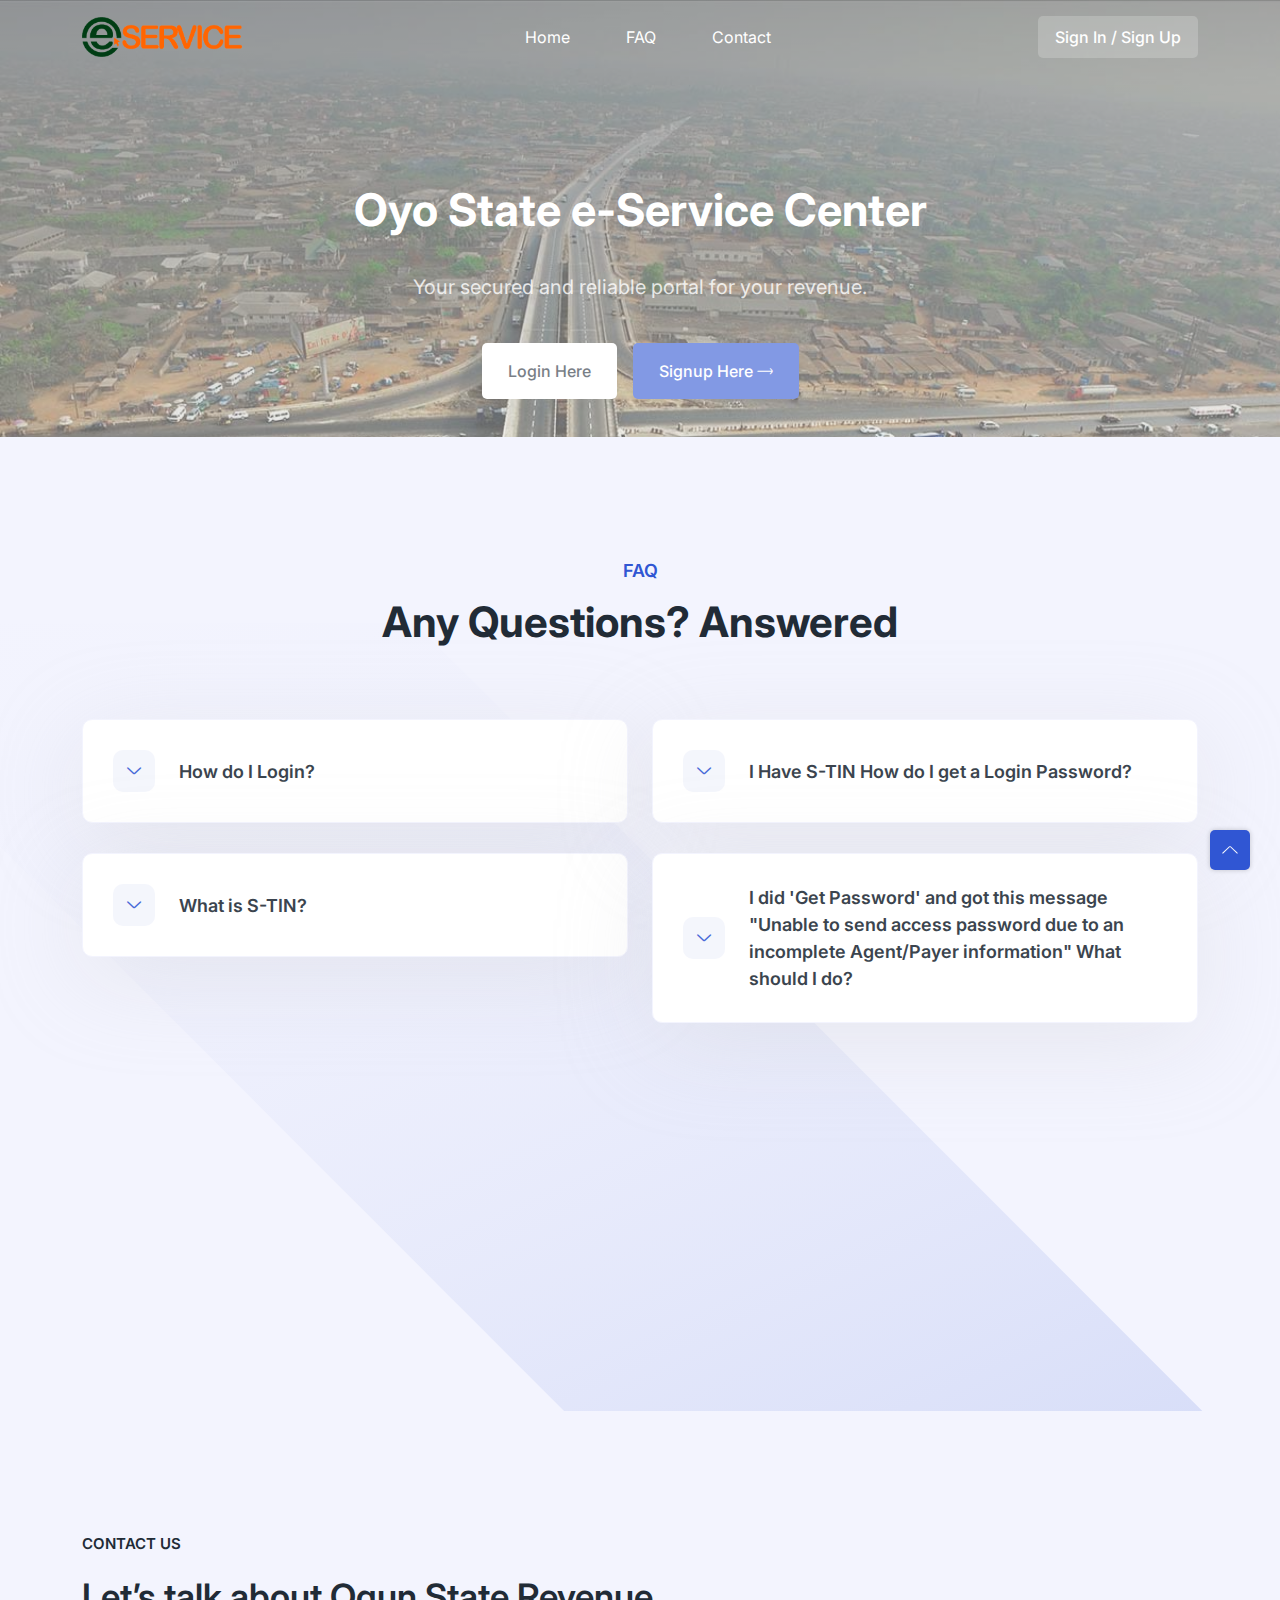
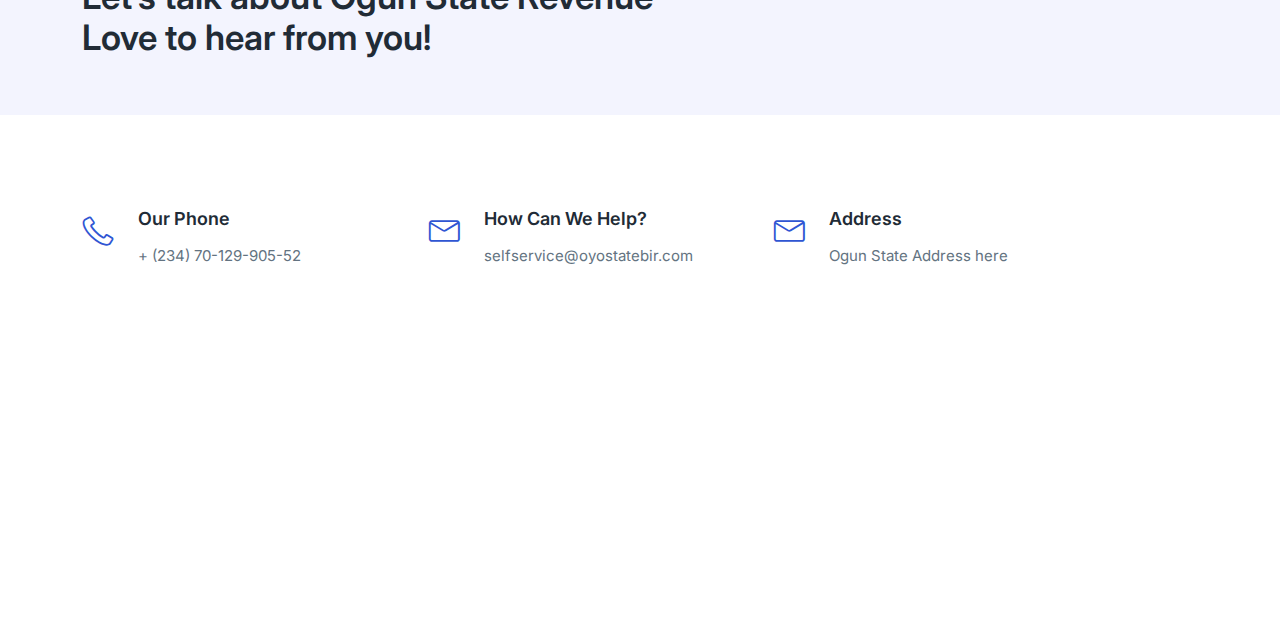
<file: index.html>
<!-- =========

	Edit and Design by: Abdulazeez Ismail O.
	Version: 1.1

========== -->

<!DOCTYPE html>
<html lang="en">
  <head>
    <meta charset="UTF-8" />
    <meta http-equiv="X-UA-Compatible" content="IE=edge" />
    <meta name="viewport" content="width=device-width, initial-scale=1.0" />
    <title>Self Service | Ogun State</title>

    <!-- Primary Meta Tags -->
<meta name="title" content="Play - Free Open Source HTML Bootstrap Template by UIdeck">
<meta name="description" content="Play - Free Open Source HTML Bootstrap Template by UIdeck Team">

<!-- Open Graph / Facebook -->
<meta property="og:type" content="website">
<meta property="og:url" content="https://uideck.com/play/">
<meta property="og:title" content="Play - Free Open Source HTML Bootstrap Template by UIdeck">
<meta property="og:description" content="Play - Free Open Source HTML Bootstrap Template by UIdeck Team">
<meta property="og:image" content="https://uideck.com/wp-content/uploads/2021/09/play-meta-bs.jpg">

<!-- Twitter -->
<meta property="twitter:card" content="summary_large_image">
<meta property="twitter:url" content="https://uideck.com/play/">
<meta property="twitter:title" content="Play - Free Open Source HTML Bootstrap Template by UIdeck">
<meta property="twitter:description" content="Play - Free Open Source HTML Bootstrap Template by UIdeck Team">
<meta property="twitter:image" content="https://uideck.com/wp-content/uploads/2021/09/play-meta-bs.jpg">

    <!--====== Favicon Icon ======-->
    <link
      rel="shortcut icon"
      href="assets/images/logo/eServiceLogo.png"
      type="image/svg"
    />

    <!-- ===== All CSS files ===== -->
    <link rel="stylesheet" href="assets/css/bootstrap.min.css" />
    <link rel="stylesheet" href="assets/css/animate.css" />
    <link rel="stylesheet" href="assets/css/lineicons.css" />
    <link rel="stylesheet" href="assets/css/ud-styles.css" />
  </head>
  <body>
    <!-- ====== Header Start ====== -->
    <header class="ud-header">
      <div class="container">
        <div class="row">
          <div class="col-lg-12">
            <nav class="navbar navbar-expand-lg">
              <a class="navbar-brand" href="index.html">
                <img src="assets/images/logo/eServiceLogo.png" alt="Logo" />
              </a>
              <button class="navbar-toggler">
                <span class="toggler-icon"> </span>
                <span class="toggler-icon"> </span>
                <span class="toggler-icon"> </span>
              </button>

              <div class="navbar-collapse">
                <ul id="nav" class="navbar-nav mx-auto">
                  <li class="nav-item">
                    <a class="ud-menu-scroll" href="index2.html">Home</a>
                  </li>

                  <li class="nav-item">
                    <a class="ud-menu-scroll" href="#faq">FAQ</a>
                  </li>
                  <li class="nav-item">
                    <a class="ud-menu-scroll" href="#contact">Contact</a>
                  </li>
                </ul>
              </div>

              <div class="navbar-btn d-none d-sm-inline-block">
                <!-- <a href="login.html" class="ud-main-btn ud-login-btn">
                  Sign In
                </a> -->
                <a class="ud-main-btn ud-white-btn" href="signin.html">
                  Sign In / Sign Up
                </a>
              </div>
            </nav>
          </div>
        </div>
      </div>
    </header>
    <!-- ====== Header End ====== -->

    <!-- ====== Hero Start ====== -->
    <section class="ud-hero" id="home">
      <div class="container">
        <div class="row">
          <div class="col-lg-12">
            <div class="ud-hero-content wow fadeInUp" data-wow-delay=".2s">
              <h1 class="ud-hero-title">
                Oyo State e-Service Center
              </h1>
              <p class="ud-hero-desc">
                Your secured and reliable portal for your revenue.
              </p>
              <ul class="ud-hero-buttons">
                <li>
                  <a href="signin.html" rel="nofollow noopener" target="_blank" class="ud-main-btn ud-white-btn">
                    Login Here
                  </a>
                </li>
                <li>
                  <a href="signin.html" rel="nofollow noopener" target="_blank" class="ud-main-btn ud-link-btn">
                    Signup Here <i class="lni lni-arrow-right"></i>
                  </a>
                </li>
              </ul>
            </div>
            <!-- <div
              class="ud-hero-brands-wrapper wow fadeInUp"
              data-wow-delay=".3s"
            >
              <img src="assets/images/hero/brand.svg" alt="brand" />
            </div>
            <div class="ud-hero-image wow fadeInUp" data-wow-delay=".25s">
              <img src="assets/images/hero/hero-image.svg" alt="hero-image" />
              <img
                src="assets/images/hero/dotted-shape.svg"
                alt="shape"
                class="shape shape-1"
              />
              <img
                src="assets/images/hero/dotted-shape.svg"
                alt="shape"
                class="shape shape-2"
              />
            </div> -->
          </div>
        </div>
      </div>
    </section>
    <!-- ====== Hero End ====== -->

    <!-- ====== Features Start ====== -->
    
    <!-- ====== Features End ====== -->

    <!-- ====== About Start ====== -->
    <!-- <section id="about" class="ud-about">
      <div class="container">
        <div class="ud-about-wrapper wow fadeInUp" data-wow-delay=".2s">
          <div class="ud-about-content-wrapper">
            <div class="ud-about-content">
              <span class="tag">About Us</span>
              <h2>Brilliant Toolkit to Build Nextgen Website Faster.</h2>
              <p>
                The main ‘thrust’ is to focus on educating attendees on how to
                best protect highly vulnerable business applications with
                interactive panel discussions and roundtables led by subject
                matter experts.
              </p>

              <p>
                The main ‘thrust’ is to focus on educating attendees on how to
                best protect highly vulnerable business applications with
                interactive panel.
              </p>
              <a href="javascript:void(0)" class="ud-main-btn">Learn More</a>
            </div>
          </div>
          <div class="ud-about-image">
            <img src="assets/images/about/about-image.svg" alt="about-image" />
          </div>
        </div>
      </div>
    </section> -->
    <!-- ====== About End ====== -->

    <!-- ====== Pricing Start ====== -->
    <!-- <section id="pricing" class="ud-pricing">
      <div class="container">
        <div class="row">
          <div class="col-lg-12">
            <div class="ud-section-title mx-auto text-center">
              <span>Pricing</span>
              <h2>Our Pricing Plans</h2>
              <p>
                There are many variations of passages of Lorem Ipsum available
                but the majority have suffered alteration in some form.
              </p>
            </div>
          </div>
        </div>

        <div class="row g-0 align-items-center justify-content-center">
          <div class="col-lg-4 col-md-6 col-sm-10">
            <div
              class="ud-single-pricing first-item wow fadeInUp"
              data-wow-delay=".15s"
            >
              <div class="ud-pricing-header">
                <h3>STARTING FROM</h3>
                <h4>$ 19.99/mo</h4>
              </div>
              <div class="ud-pricing-body">
                <ul>
                  <li>5 User</li>
                  <li>All UI components</li>
                  <li>Lifetime access</li>
                  <li>Free updates</li>
                  <li>Use on 1 (one) project</li>
                  <li>4 Months support</li>
                </ul>
              </div>
              <div class="ud-pricing-footer">
                <a href="javascript:void(0)" class="ud-main-btn ud-border-btn">
                  Purchase Now
                </a>
              </div>
            </div>
          </div>
          <div class="col-lg-4 col-md-6 col-sm-10">
            <div
              class="ud-single-pricing active wow fadeInUp"
              data-wow-delay=".1s"
            >
              <span class="ud-popular-tag">POPULAR</span>
              <div class="ud-pricing-header">
                <h3>STARTING FROM</h3>
                <h4>$ 30.99/mo</h4>
              </div>
              <div class="ud-pricing-body">
                <ul>
                  <li>5 User</li>
                  <li>All UI components</li>
                  <li>Lifetime access</li>
                  <li>Free updates</li>
                  <li>Use on 1 (one) project</li>
                  <li>4 Months support</li>
                </ul>
              </div>
              <div class="ud-pricing-footer">
                <a href="javascript:void(0)" class="ud-main-btn ud-white-btn">
                  Purchase Now
                </a>
              </div>
            </div>
          </div>
          <div class="col-lg-4 col-md-6 col-sm-10">
            <div
              class="ud-single-pricing last-item wow fadeInUp"
              data-wow-delay=".15s"
            >
              <div class="ud-pricing-header">
                <h3>STARTING FROM</h3>
                <h4>$ 70.99/mo</h4>
              </div>
              <div class="ud-pricing-body">
                <ul>
                  <li>5 User</li>
                  <li>All UI components</li>
                  <li>Lifetime access</li>
                  <li>Free updates</li>
                  <li>Use on 1 (one) project</li>
                  <li>4 Months support</li>
                </ul>
              </div>
              <div class="ud-pricing-footer">
                <a href="javascript:void(0)" class="ud-main-btn ud-border-btn">
                  Purchase Now
                </a>
              </div>
            </div>
          </div>
        </div>
      </div>
    </section> -->
    <!-- ====== Pricing End ====== -->

    <!-- ====== FAQ Start ====== -->
    <section id="faq" class="ud-faq">
      <div class="shape">
        <img src="assets/images/faq/shape.svg" alt="shape" />
      </div>
      <div class="container">
        <div class="row">
          <div class="col-lg-12">
            <div class="ud-section-title text-center mx-auto">
              <span>FAQ</span>
              <h2>Any Questions? Answered</h2>
              <!-- <p>
                There are many variations of passages of Lorem Ipsum available
                but the majority have suffered alteration in some form.
              </p> -->
            </div>
          </div>
        </div>

        <div class="row">
          <div class="col-lg-6">
            <div class="ud-single-faq wow fadeInUp" data-wow-delay=".1s">
              <div class="accordion">
                <button
                  class="ud-faq-btn collapsed"
                  data-bs-toggle="collapse"
                  data-bs-target="#collapseOne"
                >
                  <span class="icon flex-shrink-0">
                    <i class="lni lni-chevron-down"></i>
                  </span>
                  <span>How do I Login?</span>
                </button>
                <div id="collapseOne" class="accordion-collapse collapse">
                  <div class="ud-faq-body">
                    If you already have and account, click on the Login button, Enter you STIN or Phone Number or Email, Enter your password in the Password text box and click Login. If you don't have an account, you need to create an account either as an Individual or as an Incorporated Body;
(a) To register as an Individual, click on "REGISTER HERE" button, you will be redirected to the registration page, Click on 'Click Me for Individual Payer Registration' type your phone number in the phone number text box provided and click on search, if you are not previously registered, a registration form will be displayed for you to fill, fill the form and click on 'Register' at the bottom of the form, an activation link containing instruction on how to create a new access password will be sent to your registered email.
(b) To register as an Incorporated Body, click on "REGISTER HERE" button, you will be redirected to the registration page, Click on 'Click Me for Individual for Corporate Payer Registration' type your CAC number in the CAC number text box and click on search, if you are not previously registered, a registration form will be displayed for you to fill, Fill the form and click on 'Register' at the bottom of the form, an activation link containing instruction on how to create a new access password will be sent to your registered email.
                  </div>
                </div>
              </div>
            </div>
            <div class="ud-single-faq wow fadeInUp" data-wow-delay=".15s">
              <div class="accordion">
                <button
                  class="ud-faq-btn collapsed"
                  data-bs-toggle="collapse"
                  data-bs-target="#collapseTwo"
                >
                  <span class="icon flex-shrink-0">
                    <i class="lni lni-chevron-down"></i>
                  </span>
                  <span>What is S-TIN?</span>
                </button>
                <div id="collapseTwo" class="accordion-collapse collapse">
                  <div class="ud-faq-body">
                    S-TIN is a Unique State Tax Identification Number, Every Payer is issued a S-TIN on successful registration.
                  </div>
                </div>
              </div>
            </div>
            <div class="ud-single-faq wow fadeInUp" data-wow-delay=".2s">
              <div class="accordion">
                <button
                  class="ud-faq-btn collapsed"
                  data-bs-toggle="collapse"
                  data-bs-target="#collapseThree"
                >
                  <span class="icon flex-shrink-0">
                    <i class="lni lni-chevron-down"></i>
                  </span>
                  <span>Where can I get My S-TIN?</span>
                </button>
                <div id="collapseThree" class="accordion-collapse collapse">
                  <div class="ud-faq-body">
                    Visit the State Internal Revenue Service Website click on Info at the top and click on Info-Center, Click on "Search Organization S-TIN" enter your organization name in the search box and click on submit, copy your organization Tin from the list if it's found in the list,
                  </div>
                </div>
              </div>
            </div>
            <div class="ud-single-faq wow fadeInUp" data-wow-delay=".2s">
              <div class="accordion">
                <button
                  class="ud-faq-btn collapsed"
                  data-bs-toggle="collapse"
                  data-bs-target="#collapseFour"
                >
                  <span class="icon flex-shrink-0">
                    <i class="lni lni-chevron-down"></i>
                  </span>
                  <span>I searched but could not find my organization's name in the list.</span>
                </button>
                <div id="collapseFour" class="accordion-collapse collapse">
                  <div class="ud-faq-body">
                    This means you are yet to be registered, please check How 'Do I login in the?' at the FAQ
                  </div>
                </div>
              </div>
            </div>
          </div>
          <div class="col-lg-6">
            <div class="ud-single-faq wow fadeInUp" data-wow-delay=".1s">
              <div class="accordion">
                <button
                  class="ud-faq-btn collapsed"
                  data-bs-toggle="collapse"
                  data-bs-target="#collapseFour"
                >
                  <span class="icon flex-shrink-0">
                    <i class="lni lni-chevron-down"></i>
                  </span>
                  <span>I Have S-TIN How do I get a Login Password?</span>
                </button>
                <div id="collapseFour" class="accordion-collapse collapse">
                  <div class="ud-faq-body">
                    Click on Login button, click on Get Password, enter your S-TIN click on Get Password, a password activation link will be sent to your registered email, if provided during successful registration.
                  </div>
                </div>
              </div>
            </div>
            <div class="ud-single-faq wow fadeInUp" data-wow-delay=".15s">
              <div class="accordion">
                <button
                  class="ud-faq-btn collapsed"
                  data-bs-toggle="collapse"
                  data-bs-target="#collapseFive"
                >
                  <span class="icon flex-shrink-0">
                    <i class="lni lni-chevron-down"></i>
                  </span>
                  <span>I did 'Get Password' and got this message "Unable to send access password due to an incomplete Agent/Payer information" What should I do?</span>
                </button>
                <div id="collapseFive" class="accordion-collapse collapse">
                  <div class="ud-faq-body">
                    Visit any nearest Revenue Office to update your information, or send us an email(check information section at the bottom for the email our email address) containing
                    a. Full Name
                    b. Functional contact email address
                    c. Phone Number
                    d. i. Street Number ii. Street Name iii. Local Government.
                    e. Nature of Business using 'REQUEST FOR REGISTRATION UPDATE' As subject o the email
                  </div>
                </div>
              </div>
            </div>
            <div class="ud-single-faq wow fadeInUp" data-wow-delay=".2s">
              <div class="accordion">
                <button
                  class="ud-faq-btn collapsed"
                  data-bs-toggle="collapse"
                  data-bs-target="#collapseSix"
                >
                  <span class="icon flex-shrink-0">
                    <i class="lni lni-chevron-down"></i>
                  </span>
                  <span>I forgot my password, how do I Login?</span>
                </button>
                <div id="collapseSix" class="accordion-collapse collapse">
                  <div class="ud-faq-body">
                    Click on Login button, click on forget password, enter your registered email and click on Reset Password, a password reset link will be sent to your registered email.
                  </div>
                </div>
              </div>
            </div>
            <div class="ud-single-faq wow fadeInUp" data-wow-delay=".2s">
              <div class="accordion">
                <button
                  class="ud-faq-btn collapsed"
                  data-bs-toggle="collapse"
                  data-bs-target="#collapseSeven"
                >
                  <span class="icon flex-shrink-0">
                    <i class="lni lni-chevron-down"></i>
                  </span>
                  <span>What can I do on the Self Service Portal?</span>
                </button>
                <div id="collapseSeven" class="accordion-collapse collapse">
                  <div class="ud-faq-body">
                    You can do the following on the Self Service Portal:
                    -You can file your PAYE Annual Return.
                    -You can File PAYE Monthly Schedule
                    - You Can File Form A Returns
                    -You can File both Annual and Monthly Withholding Tax Returns
                    -You can view your Assessment history.
                    -You can view your Payment history.
                    -You can view TCC Report
                  </div>
                </div>
              </div>
            </div>
          </div>
        </div>
      </div>
    </section>
    <!-- ====== FAQ End ====== -->

    <!-- ====== Testimonials Start ====== -->
    <!-- <section id="testimonials" class="ud-testimonials">
      <div class="container">
        <div class="row">
          <div class="col-lg-12">
            <div class="ud-section-title mx-auto text-center">
              <span>Testimonials</span>
              <h2>What our Customers Says</h2>
              <p>
                There are many variations of passages of Lorem Ipsum available
                but the majority have suffered alteration in some form.
              </p>
            </div>
          </div>
        </div>

        <div class="row">
          <div class="col-lg-4 col-md-6">
            <div
              class="ud-single-testimonial wow fadeInUp"
              data-wow-delay=".1s"
            >
              <div class="ud-testimonial-ratings">
                <i class="lni lni-star-filled"></i>
                <i class="lni lni-star-filled"></i>
                <i class="lni lni-star-filled"></i>
                <i class="lni lni-star-filled"></i>
                <i class="lni lni-star-filled"></i>
              </div>
              <div class="ud-testimonial-content">
                <p>
                  “Our members are so impressed. It's intuitive. It's clean.
                  It's distraction free. If you're building a community.
                </p>
              </div>
              <div class="ud-testimonial-info">
                <div class="ud-testimonial-image">
                  <img
                    src="assets/images/testimonials/author-01.png"
                    alt="author"
                  />
                </div>
                <div class="ud-testimonial-meta">
                  <h4>Sabo Masties</h4>
                  <p>Founder @UIdeck</p>
                </div>
              </div>
            </div>
          </div>
          <div class="col-lg-4 col-md-6">
            <div
              class="ud-single-testimonial wow fadeInUp"
              data-wow-delay=".15s"
            >
              <div class="ud-testimonial-ratings">
                <i class="lni lni-star-filled"></i>
                <i class="lni lni-star-filled"></i>
                <i class="lni lni-star-filled"></i>
                <i class="lni lni-star-filled"></i>
                <i class="lni lni-star-filled"></i>
              </div>
              <div class="ud-testimonial-content">
                <p>
                  “Our members are so impressed. It's intuitive. It's clean.
                  It's distraction free. If you're building a community.
                </p>
              </div>
              <div class="ud-testimonial-info">
                <div class="ud-testimonial-image">
                  <img
                    src="assets/images/testimonials/author-02.png"
                    alt="author"
                  />
                </div>
                <div class="ud-testimonial-meta">
                  <h4>Margin Gesmu</h4>
                  <p>Founder @Lineicons</p>
                </div>
              </div>
            </div>
          </div>
          <div class="col-lg-4 col-md-6">
            <div
              class="ud-single-testimonial wow fadeInUp"
              data-wow-delay=".2s"
            >
              <div class="ud-testimonial-ratings">
                <i class="lni lni-star-filled"></i>
                <i class="lni lni-star-filled"></i>
                <i class="lni lni-star-filled"></i>
                <i class="lni lni-star-filled"></i>
                <i class="lni lni-star-filled"></i>
              </div>
              <div class="ud-testimonial-content">
                <p>
                  “Our members are so impressed. It's intuitive. It's clean.
                  It's distraction free. If you're building a community.
                </p>
              </div>
              <div class="ud-testimonial-info">
                <div class="ud-testimonial-image">
                  <img
                    src="assets/images/testimonials/author-03.png"
                    alt="author"
                  />
                </div>
                <div class="ud-testimonial-meta">
                  <h4>William Smith</h4>
                  <p>Founder @GrayGrids</p>
                </div>
              </div>
            </div>
          </div>
        </div>
        <div class="row">
          <div class="col-lg-12">
            <div class="ud-brands wow fadeInUp" data-wow-delay=".2s">
              <div class="ud-title">
                <h6>Trusted and Used by</h6>
              </div>
              <div class="ud-brands-logo">
                <div class="ud-single-logo">
                  <img src="assets/images/brands/ayroui.svg" alt="ayroui" />
                </div>
                <div class="ud-single-logo">
                  <img src="assets/images/brands/uideck.svg" alt="uideck" />
                </div>
                <div class="ud-single-logo">
                  <img
                    src="assets/images/brands/graygrids.svg"
                    alt="graygrids"
                  />
                </div>
                <div class="ud-single-logo">
                  <img
                    src="assets/images/brands/lineicons.svg"
                    alt="lineicons"
                  />
                </div>
                <div class="ud-single-logo">
                  <img
                    src="assets/images/brands/ecommerce-html.svg"
                    alt="ecommerce-html"
                  />
                </div>
              </div>
            </div>
          </div>
        </div>
      </div>
    </section> -->
    <!-- ====== Testimonials End ====== -->

    <!-- ====== Team Start ====== -->
    <!-- <section id="team" class="ud-team">
      <div class="container">
        <div class="row">
          <div class="col-lg-12">
            <div class="ud-section-title mx-auto text-center">
              <span>Our Team</span>
              <h2>Meet The Team</h2>
              <p>
                There are many variations of passages of Lorem Ipsum available
                but the majority have suffered alteration in some form.
              </p>
            </div>
          </div>
        </div>

        <div class="row">
          <div class="col-xl-3 col-lg-3 col-sm-6">
            <div class="ud-single-team wow fadeInUp" data-wow-delay=".1s">
              <div class="ud-team-image-wrapper">
                <div class="ud-team-image">
                  <img src="assets/images/team/team-01.png" alt="team" />
                </div>

                <img
                  src="assets/images/team/dotted-shape.svg"
                  alt="shape"
                  class="shape shape-1"
                />
                <img
                  src="assets/images/team/shape-2.svg"
                  alt="shape"
                  class="shape shape-2"
                />
              </div>
              <div class="ud-team-info">
                <h5>Adveen Desuza</h5>
                <h6>UI Designer</h6>
              </div>
              <ul class="ud-team-socials">
                <li>
                  <a href="https://twitter.com/MusharofChy">
                    <i class="lni lni-facebook-filled"></i>
                  </a>
                </li>
                <li>
                  <a href="https://twitter.com/MusharofChy">
                    <i class="lni lni-twitter-filled"></i>
                  </a>
                </li>
                <li>
                  <a href="https://twitter.com/MusharofChy">
                    <i class="lni lni-instagram-filled"></i>
                  </a>
                </li>
              </ul>
            </div>
          </div>
          <div class="col-xl-3 col-lg-3 col-sm-6">
            <div class="ud-single-team wow fadeInUp" data-wow-delay=".15s">
              <div class="ud-team-image-wrapper">
                <div class="ud-team-image">
                  <img src="assets/images/team/team-02.png" alt="team" />
                </div>

                <img
                  src="assets/images/team/dotted-shape.svg"
                  alt="shape"
                  class="shape shape-1"
                />
                <img
                  src="assets/images/team/shape-2.svg"
                  alt="shape"
                  class="shape shape-2"
                />
              </div>
              <div class="ud-team-info">
                <h5>Jezmin uniya</h5>
                <h6>Product Designer</h6>
              </div>
              <ul class="ud-team-socials">
                <li>
                  <a href="https://twitter.com/MusharofChy">
                    <i class="lni lni-facebook-filled"></i>
                  </a>
                </li>
                <li>
                  <a href="https://twitter.com/MusharofChy">
                    <i class="lni lni-twitter-filled"></i>
                  </a>
                </li>
                <li>
                  <a href="https://twitter.com/MusharofChy">
                    <i class="lni lni-instagram-filled"></i>
                  </a>
                </li>
              </ul>
            </div>
          </div>
          <div class="col-xl-3 col-lg-3 col-sm-6">
            <div class="ud-single-team wow fadeInUp" data-wow-delay=".2s">
              <div class="ud-team-image-wrapper">
                <div class="ud-team-image">
                  <img src="assets/images/team/team-03.png" alt="team" />
                </div>

                <img
                  src="assets/images/team/dotted-shape.svg"
                  alt="shape"
                  class="shape shape-1"
                />
                <img
                  src="assets/images/team/shape-2.svg"
                  alt="shape"
                  class="shape shape-2"
                />
              </div>
              <div class="ud-team-info">
                <h5>Andrieo Gloree</h5>
                <h6>App Developer</h6>
              </div>
              <ul class="ud-team-socials">
                <li>
                  <a href="https://twitter.com/MusharofChy">
                    <i class="lni lni-facebook-filled"></i>
                  </a>
                </li>
                <li>
                  <a href="https://twitter.com/MusharofChy">
                    <i class="lni lni-twitter-filled"></i>
                  </a>
                </li>
                <li>
                  <a href="https://twitter.com/MusharofChy">
                    <i class="lni lni-instagram-filled"></i>
                  </a>
                </li>
              </ul>
            </div>
          </div>
          <div class="col-xl-3 col-lg-3 col-sm-6">
            <div class="ud-single-team wow fadeInUp" data-wow-delay=".25s">
              <div class="ud-team-image-wrapper">
                <div class="ud-team-image">
                  <img src="assets/images/team/team-04.png" alt="team" />
                </div>

                <img
                  src="assets/images/team/dotted-shape.svg"
                  alt="shape"
                  class="shape shape-1"
                />
                <img
                  src="assets/images/team/shape-2.svg"
                  alt="shape"
                  class="shape shape-2"
                />
              </div>
              <div class="ud-team-info">
                <h5>Jackie Sanders</h5>
                <h6>Content Writer</h6>
              </div>
              <ul class="ud-team-socials">
                <li>
                  <a href="https://twitter.com/MusharofChy">
                    <i class="lni lni-facebook-filled"></i>
                  </a>
                </li>
                <li>
                  <a href="https://twitter.com/MusharofChy">
                    <i class="lni lni-twitter-filled"></i>
                  </a>
                </li>
                <li>
                  <a href="https://twitter.com/MusharofChy">
                    <i class="lni lni-instagram-filled"></i>
                  </a>
                </li>
              </ul>
            </div>
          </div>
        </div>
      </div>
    </section> -->
    <!-- ====== Team End ====== -->

    <!-- ====== Contact Start ====== -->
    <section id="contact" class="ud-contact">
      <div class="container">
        <div class="row align-items-center">
          <div class="col-xl-11 col-lg-12">
            <div class="ud-contact-content-wrapper">
              <div class="ud-contact-title">
                <span>CONTACT US</span>
                <h2>
                  Let’s talk about Ogun State Revenue<br />
                  Love to hear from you!
                </h2>
              </div>
              <div class="ud-contact-info-wrapper">
                <div class="ud-single-info">
                  <div class="ud-info-icon">
                    <i class="lni lni-phone"></i>
                  </div>
                  <div class="ud-info-meta">
                    <h5>Our Phone</h5>
                    <p>+ (234) 70-129-905-52</p>
                  </div>
                </div>
                <div class="ud-single-info">
                  <div class="ud-info-icon">
                    <i class="lni lni-envelope"></i>
                  </div>
                  <div class="ud-info-meta">
                    <h5>How Can We Help?</h5>
                    <p>selfservice@oyostatebir.com</p>
                  </div>
                </div>
                <div class="ud-single-info">
                  <div class="ud-info-icon">
                    <i class="lni lni-envelope"></i>
                  </div>
                  <div class="ud-info-meta">
                    <h5>Address</h5>
                    <p>Ogun State Address here</p>
                  </div>
                </div>
              </div>
            </div>
          </div>
          <!-- <div class="col-xl-4 col-lg-5">
            <div
              class="ud-contact-form-wrapper wow fadeInUp"
              data-wow-delay=".2s"
            >
              <h3 class="ud-contact-form-title">Send us a Message</h3>
              <form class="ud-contact-form">
                <div class="ud-form-group">
                  <label for="fullName">Full Name*</label>
                  <input
                    type="text"
                    name="fullName"
                    placeholder="Adam Gelius"
                  />
                </div>
                <div class="ud-form-group">
                  <label for="email">Email*</label>
                  <input
                    type="email"
                    name="email"
                    placeholder="example@yourmail.com"
                  />
                </div>
                <div class="ud-form-group">
                  <label for="phone">Phone*</label>
                  <input
                    type="text"
                    name="phone"
                    placeholder="+885 1254 5211 552"
                  />
                </div>
                <div class="ud-form-group">
                  <label for="message">Message*</label>
                  <textarea
                    name="message"
                    rows="1"
                    placeholder="type your message here"
                  ></textarea>
                </div>
                <div class="ud-form-group mb-0">
                  <button type="submit" class="ud-main-btn">
                    Send Message
                  </button>
                </div>
              </form>
            </div>
          </div> -->
        </div>
      </div>
    </section>
    <!-- ====== Contact End ====== -->

    <!-- ====== Footer Start ====== -->
    <footer class="ud-footer wow fadeInUp" data-wow-delay=".15s">
      <div class="shape shape-1">
        <img src="assets/images/footer/shape-1.svg" alt="shape" />
      </div>
      <div class="shape shape-2">
        <img src="assets/images/footer/shape-2.svg" alt="shape" />
      </div>
      <div class="shape shape-3">
        <img src="assets/images/footer/shape-3.svg" alt="shape" />
      </div>
      <!-- <div class="ud-footer-widgets">
        <div class="container">
          <div class="row">
            <div class="col-xl-3 col-lg-4 col-md-6">
              <div class="ud-widget">
                <a href="index.html" class="ud-footer-logo">
                  <img src="assets/images/logo/eServiceLogo.png" alt="logo" />
                </a>
                <p class="ud-widget-desc">
                  We create digital experiences for brands and companies by
                  using technology.
                </p>
                <ul class="ud-widget-socials">
                  <li>
                    <a href="https://twitter.com/MusharofChy">
                      <i class="lni lni-facebook-filled"></i>
                    </a>
                  </li>
                  <li>
                    <a href="https://twitter.com/MusharofChy">
                      <i class="lni lni-twitter-filled"></i>
                    </a>
                  </li>
                  <li>
                    <a href="https://twitter.com/MusharofChy">
                      <i class="lni lni-instagram-filled"></i>
                    </a>
                  </li>
                  <li>
                    <a href="https://twitter.com/MusharofChy">
                      <i class="lni lni-linkedin-original"></i>
                    </a>
                  </li>
                </ul>
              </div>
            </div>

            <div class="col-xl-2 col-lg-2 col-md-6 col-sm-6">
              <div class="ud-widget">
                <h5 class="ud-widget-title">About Us</h5>
                <ul class="ud-widget-links">
                  <li>
                    <a href="javascript:void(0)">Home</a>
                  </li>
                  <li>
                    <a href="javascript:void(0)">Features</a>
                  </li>
                  <li>
                    <a href="javascript:void(0)">About</a>
                  </li>
                  <li>
                    <a href="javascript:void(0)">Testimonial</a>
                  </li>
                </ul>
              </div>
            </div>
            <div class="col-xl-2 col-lg-3 col-md-6 col-sm-6">
              <div class="ud-widget">
                <h5 class="ud-widget-title">Features</h5>
                <ul class="ud-widget-links">
                  <li>
                    <a href="javascript:void(0)">How it works</a>
                  </li>
                  <li>
                    <a href="javascript:void(0)">Privacy policy</a>
                  </li>
                  <li>
                    <a href="javascript:void(0)">Terms of service</a>
                  </li>
                  <li>
                    <a href="javascript:void(0)">Refund policy</a>
                  </li>
                </ul>
              </div>
            </div>
            <div class="col-xl-2 col-lg-3 col-md-6 col-sm-6">
              <div class="ud-widget">
                <h5 class="ud-widget-title">Our Products</h5>
                <ul class="ud-widget-links">
                  <li>
                    <a
                      href="https://lineicons.com/"
                      rel="nofollow noopner"
                      target="_blank"
                      >Lineicons
                    </a>
                  </li>
                  <li>
                    <a
                      href="https://ecommercehtml.com/"
                      rel="nofollow noopner"
                      target="_blank"
                      >Ecommerce HTML</a
                    >
                  </li>
                  <li>
                    <a
                      href="https://ayroui.com/"
                      rel="nofollow noopner"
                      target="_blank"
                      >Ayro UI</a
                    >
                  </li>
                  <li>
                    <a
                      href="https://graygrids.com/"
                      rel="nofollow noopner"
                      target="_blank"
                      >Plain Admin</a
                    >
                  </li>
                </ul>
              </div>
            </div>
            <div class="col-xl-3 col-lg-6 col-md-8 col-sm-10">
              <div class="ud-widget">
                <h5 class="ud-widget-title">Partners</h5>
                <ul class="ud-widget-brands">
                  <li>
                    <a
                      href="https://ayroui.com/"
                      rel="nofollow noopner"
                      target="_blank"
                    >
                      <img
                        src="assets/images/footer/brands/ayroui.svg"
                        alt="ayroui"
                      />
                    </a>
                  </li>
                  <li>
                    <a
                      href="https://ecommercehtml.com/"
                      rel="nofollow noopner"
                      target="_blank"
                    >
                      <img
                        src="assets/images/footer/brands/ecommerce-html.svg"
                        alt="ecommerce-html"
                      />
                    </a>
                  </li>
                  <li>
                    <a
                      href="https://graygrids.com/"
                      rel="nofollow noopner"
                      target="_blank"
                    >
                      <img
                        src="assets/images/footer/brands/graygrids.svg"
                        alt="graygrids"
                      />
                    </a>
                  </li>
                  <li>
                    <a
                      href="https://lineicons.com/"
                      rel="nofollow noopner"
                      target="_blank"
                    >
                      <img
                        src="assets/images/footer/brands/lineicons.svg"
                        alt="lineicons"
                      />
                    </a>
                  </li>
                  <li>
                    <a
                      href="https://uideck.com/"
                      rel="nofollow noopner"
                      target="_blank"
                    >
                      <img
                        src="assets/images/footer/brands/uideck.svg"
                        alt="uideck"
                      />
                    </a>
                  </li>
                  <li>
                    <a
                      href="https://tailwindtemplates.co/"
                      rel="nofollow noopner"
                      target="_blank"
                    >
                      <img
                        src="assets/images/footer/brands/tailwindtemplates.svg"
                        alt="tailwindtemplates"
                      />
                    </a>
                  </li>
                </ul>
              </div>
            </div>
          </div>
        </div>
      </div> -->
      <div class="ud-footer-bottom">
        <div class="container">
          <div class="row">
            <div class="col-md-8">
              <ul class="ud-footer-bottom-left">
                <li>
                  <a href="javascript:void(0)">Copyright © 2018 - 2022. All rights Reserved ® | A Product of REEMS </a>
                </li>
                <!-- <li>
                  <a href="javascript:void(0)">Support policy</a>
                </li>
                <li>
                  <a href="javascript:void(0)">Terms of service</a>
                </li> -->
              </ul>
            </div>
            <div class="col-md-4">
              <p class="ud-footer-bottom-right">
                Proudly powered by
                <a href="http://icmaservices.com/" rel="nofollow">ICMA PROFESSIONAL SERVICES</a>
              </p>
            </div>
          </div>
        </div>
      </div>
    </footer>
    <!-- ====== Footer End ====== -->

    <!-- ====== Back To Top Start ====== -->
    <a href="javascript:void(0)" class="back-to-top">
      <i class="lni lni-chevron-up"> </i>
    </a>
    <!-- ====== Back To Top End ====== -->

    <!-- ====== All Javascript Files ====== -->
    <script src="assets/js/bootstrap.bundle.min.js"></script>
    <script src="assets/js/wow.min.js"></script>
    <script src="assets/js/main.js"></script>
    <script>
      // ==== for menu scroll
      const pageLink = document.querySelectorAll(".ud-menu-scroll");

      pageLink.forEach((elem) => {
        elem.addEventListener("click", (e) => {
          e.preventDefault();
          document.querySelector(elem.getAttribute("href")).scrollIntoView({
            behavior: "smooth",
            offsetTop: 1 - 60,
          });
        });
      });

      // section menu active
      function onScroll(event) {
        const sections = document.querySelectorAll(".ud-menu-scroll");
        const scrollPos =
          window.pageYOffset ||
          document.documentElement.scrollTop ||
          document.body.scrollTop;

        for (let i = 0; i < sections.length; i++) {
          const currLink = sections[i];
          const val = currLink.getAttribute("href");
          const refElement = document.querySelector(val);
          const scrollTopMinus = scrollPos + 73;
          if (
            refElement.offsetTop <= scrollTopMinus &&
            refElement.offsetTop + refElement.offsetHeight > scrollTopMinus
          ) {
            document
              .querySelector(".ud-menu-scroll")
              .classList.remove("active");
            currLink.classList.add("active");
          } else {
            currLink.classList.remove("active");
          }
        }
      }

      window.document.addEventListener("scroll", onScroll);
    </script>
  </body>
</html>
</file>
<file: assets/css/ud-styles.css>
/* =======

	Template Name: Play Bootstrap
	Author: UIdeck
	Author URI: https://uideck.com/
	Support: https://github.com/uideck/
	Version: 1.0

======== */
/*===========================
  COMMON css 
===========================*/
@import url("https://fonts.googleapis.com/css2?family=Inter:wght@200;300;400;500;600;700;800;900&display=swap");
:root {
  --font: "Inter", sans-serif;
  --body-color: #637381;
  --heading-color: #212b36;
  --primary-color: #3056d3;
  --white: #ffffff;
}

body {
  font-family: var(--font);
  font-weight: normal;
  font-style: normal;
  color: var(--body-color);
  overflow-x: hidden;
}

* {
  margin: 0;
  padding: 0;
  -webkit-box-sizing: border-box;
  box-sizing: border-box;
}

img {
  max-width: 100%;
}

a,
button,
input,
textarea {
  -webkit-transition: all 0.3s ease-out 0s;
  transition: all 0.3s ease-out 0s;
}

a,
a:focus,
input:focus,
textarea:focus,
button:focus,
.navbar-toggler:focus {
  text-decoration: none;
  outline: none;
  -webkit-box-shadow: none;
          box-shadow: none;
}

a:focus,
a:hover {
  text-decoration: none;
}

i,
span,
a {
  display: inline-block;
}

audio,
canvas,
iframe,
img,
svg,
video {
  vertical-align: middle;
}

h1,
h2,
h3,
h4,
h5,
h6 {
  font-weight: 700;
  color: var(--heading-color);
  margin: 0px;
}

h1 {
  font-size: 48px;
}

h2 {
  font-size: 36px;
}

h3 {
  font-size: 28px;
}

h4 {
  font-size: 22px;
}

h5 {
  font-size: 18px;
}

h6 {
  font-size: 16px;
}

ul,
ol {
  margin: 0px;
  padding: 0px;
  list-style-type: none;
}

p {
  font-size: 16px;
  font-weight: 400;
  line-height: 26px;
  color: var(--body-color);
  margin: 0px;
}

.bg_cover {
  background-position: center center;
  background-size: cover;
  background-repeat: no-repeat;
  width: 100%;
  height: 100%;
}

/*===== All Button Style =====*/
.ud-main-btn {
  display: inline-block;
  text-align: center;
  white-space: nowrap;
  vertical-align: middle;
  font-weight: 500;
  font-size: 16px;
  border-radius: 5px;
  padding: 15px 25px;
  border: 1px solid transparent;
  color: var(--white);
  cursor: pointer;
  z-index: 5;
  -webkit-transition: all 0.4s ease-out 0s;
  transition: all 0.4s ease-out 0s;
  background: var(--primary-color);
}

.ud-main-btn:hover {
  color: var(--white);
  background: var(--heading-color);
}

@media (max-width: 767px) {
  .container {
    padding-left: 40px;
    padding-right: 40px;
  }
}

@media only screen and (min-width: 576px) and (max-width: 767px) {
  .container {
    padding-left: 20px;
    padding-right: 20px;
  }
}

.back-to-top {
  width: 40px;
  height: 40px;
  line-height: 40px;
  background: var(--primary-color);
  -webkit-box-shadow: 0px 0px 5px rgba(0, 0, 0, 0.2);
          box-shadow: 0px 0px 5px rgba(0, 0, 0, 0.2);
  text-align: center;
  -webkit-box-pack: center;
      -ms-flex-pack: center;
          justify-content: center;
  -webkit-box-align: center;
      -ms-flex-align: center;
          align-items: center;
  border-radius: 5px;
  position: fixed;
  right: 30px;
  bottom: 30px;
  z-index: 99;
  color: var(--white);
}

.back-to-top:hover {
  color: var(--white);
  background: var(--heading-color);
}

/* ===== Header CSS ===== */
.ud-header {
  position: absolute;
  top: 0;
  left: 0;
  width: 100%;
  z-index: 99;
  -webkit-transition: all 0.3s ease-out 0s;
  transition: all 0.3s ease-out 0s;
}

.sticky {
  position: fixed;
  z-index: 99;
  background-color: rgba(255, 255, 255, 0.8);
  -webkit-backdrop-filter: blur(5px);
          backdrop-filter: blur(5px);
  -webkit-box-shadow: inset 0 -1px 0 0 rgba(0, 0, 0, 0.1);
  box-shadow: inset 0 -1px 0 0 rgba(0, 0, 0, 0.1);
  -webkit-transition: all 0.3s ease-out 0s;
  transition: all 0.3s ease-out 0s;
}

.sticky .navbar {
  padding: 0;
}

.navbar {
  padding: 0px 0;
  border-radius: 5px;
  position: relative;
  -webkit-transition: all 0.3s ease-out 0s;
  transition: all 0.3s ease-out 0s;
}

.navbar-brand {
  padding: 0;
}

@media only screen and (min-width: 768px) and (max-width: 991px), (max-width: 767px) {
  .navbar-brand {
    padding: 5px 0px;
  }
}

.navbar-brand img {
  max-width: 160px;
}

.navbar-toggler {
  padding: 0;
}

.navbar-toggler .toggler-icon {
  width: 30px;
  height: 2px;
  background-color: var(--white);
  display: block;
  margin: 5px 0;
  position: relative;
  -webkit-transition: all 0.3s ease-out 0s;
  transition: all 0.3s ease-out 0s;
}

.navbar-toggler.active .toggler-icon:nth-of-type(1) {
  -webkit-transform: rotate(45deg);
  transform: rotate(45deg);
  top: 7px;
}

.navbar-toggler.active .toggler-icon:nth-of-type(2) {
  opacity: 0;
}

.navbar-toggler.active .toggler-icon:nth-of-type(3) {
  -webkit-transform: rotate(135deg);
  transform: rotate(135deg);
  top: -7px;
}

@media only screen and (min-width: 768px) and (max-width: 991px), (max-width: 767px) {
  .navbar-collapse {
    position: absolute;
    top: 100%;
    right: 0;
    max-width: 300px;
    width: 100%;
    background-color: var(--white);
    z-index: 9;
    -webkit-box-shadow: 0px 15px 20px 0px rgba(0, 0, 0, 0.1);
    box-shadow: 0px 15px 20px 0px rgba(0, 0, 0, 0.1);
    padding: 0px;
    display: none;
    border-radius: 5px;
  }
  .navbar-collapse.show {
    display: block;
  }
}

@media only screen and (min-width: 768px) and (max-width: 991px), (max-width: 767px) {
  .navbar-nav {
    padding: 20px 30px;
  }
}

.navbar-nav .nav-item {
  position: relative;
  padding: 0px 20px;
}

@media only screen and (min-width: 992px) and (max-width: 1199px) {
  .navbar-nav .nav-item {
    padding: 0px 12px;
  }
}

@media only screen and (min-width: 768px) and (max-width: 991px), (max-width: 767px) {
  .navbar-nav .nav-item {
    padding: 0px;
  }
}

.navbar-nav .nav-item > a {
  font-size: 16px;
  font-weight: 400;
  color: var(--white);
  -webkit-transition: all 0.3s ease-out 0s;
  transition: all 0.3s ease-out 0s;
  padding: 25px 8px;
  position: relative;
}

@media only screen and (min-width: 768px) and (max-width: 991px), (max-width: 767px) {
  .navbar-nav .nav-item > a {
    display: block;
    padding: 8px 0;
    color: var(--heading-color);
  }
}

.navbar-nav .nav-item > a:hover, .navbar-nav .nav-item > a.active {
  color: var(--white);
  opacity: 0.5;
}

@media only screen and (min-width: 768px) and (max-width: 991px), (max-width: 767px) {
  .navbar-nav .nav-item > a:hover, .navbar-nav .nav-item > a.active {
    color: var(--primary-color);
    opacity: 1;
  }
}

.navbar-nav .nav-item .ud-submenu {
  position: absolute;
  width: 250px;
  background: var(--white);
  top: 110%;
  padding: 20px 30px;
  -webkit-box-shadow: 0 15px 44px rgba(140, 140, 140, 0.18);
          box-shadow: 0 15px 44px rgba(140, 140, 140, 0.18);
  border-radius: 5px;
  opacity: 0;
  visibility: hidden;
  -webkit-transition: all 0.3s ease-out 0s;
  transition: all 0.3s ease-out 0s;
}

@media only screen and (min-width: 768px) and (max-width: 991px), (max-width: 767px) {
  .navbar-nav .nav-item .ud-submenu {
    position: static;
    -webkit-box-shadow: none;
            box-shadow: none;
    width: 100%;
    padding: 0px;
    opacity: 1;
    visibility: visible;
    display: none;
  }
}

.navbar-nav .nav-item .ud-submenu.show {
  display: block;
}

.navbar-nav .nav-item .ud-submenu .ud-submenu-link {
  padding: 7px 0;
  color: var(--heading-color);
  font-size: 14px;
}

.navbar-nav .nav-item .ud-submenu .ud-submenu-link:hover {
  color: var(--primary-color);
}

.navbar-nav .nav-item:hover > a {
  color: var(--white);
  opacity: 0.5;
}

@media only screen and (min-width: 768px) and (max-width: 991px), (max-width: 767px) {
  .navbar-nav .nav-item:hover > a {
    color: var(--primary-color);
    opacity: 1;
  }
}

.navbar-nav .nav-item:hover > .ud-submenu {
  opacity: 1;
  visibility: visible;
  top: 100%;
}

.navbar-nav .nav-item.nav-item-has-children > a {
  position: relative;
}

.navbar-nav .nav-item.nav-item-has-children > a::after {
  content: "";
  -webkit-box-sizing: border-box;
          box-sizing: border-box;
  position: absolute;
  width: 10px;
  height: 10px;
  border-bottom: 2px solid;
  border-right: 2px solid;
  -webkit-transform: rotate(45deg) translateY(-50%);
          transform: rotate(45deg) translateY(-50%);
  right: -15px;
  top: 50%;
  margin-top: -2px;
}

@media only screen and (min-width: 768px) and (max-width: 991px), (max-width: 767px) {
  .navbar-nav .nav-item.nav-item-has-children > a::after {
    right: 5px;
  }
}

@media only screen and (min-width: 768px) and (max-width: 991px), (max-width: 767px) {
  .navbar-btn {
    position: absolute;
    top: 50%;
    right: 50px;
    -webkit-transform: translateY(-50%);
    transform: translateY(-50%);
  }
}

.navbar-btn .ud-main-btn {
  padding: 8px 16px;
  background: transparent;
}

.navbar-btn .ud-login-btn:hover {
  opacity: 0.5;
}

.navbar-btn .ud-white-btn {
  background: rgba(255, 255, 255, 0.2);
}

.navbar-btn .ud-white-btn:hover {
  background: white;
  color: var(--heading-color);
}

.sticky .navbar-toggler .toggler-icon {
  background-color: var(--heading-color);
}

.sticky .navbar-nav .nav-item:hover > a {
  color: var(--primary-color);
  opacity: 1;
}

.sticky .navbar-nav .nav-item a {
  color: var(--heading-color);
}

.sticky .navbar-nav .nav-item a.active, .sticky .navbar-nav .nav-item a:hover {
  color: var(--primary-color);
  opacity: 1;
}

.sticky .navbar-btn .ud-main-btn.ud-login-btn {
  color: var(--heading-color);
}

.sticky .navbar-btn .ud-main-btn.ud-login-btn:hover {
  color: var(--primary-color);
  opacity: 1;
}

.sticky .navbar-btn .ud-white-btn {
  background: var(--primary-color);
  color: var(--white);
}

.sticky .navbar-btn .ud-white-btn:hover {
  background: var(--heading-color);
}

/* ===== Hero CSS ===== */
.ud-hero {
  background: var(--primary-color);
  background: linear-gradient(0deg, rgb(0 0 0 / 10%), rgb(0 0 0 / 60%)), url(../images/hero/1.jpg);
  background-repeat: no-repeat;
  background-size: cover;
  opacity: 0.6;
  padding-top: 180px;
}

@media only screen and (min-width: 768px) and (max-width: 991px) {
  .ud-hero {
    padding-top: 160px;
  }
}

@media (max-width: 767px) {
  .ud-hero {
    padding-top: 130px;
  }
}

.ud-hero-content {
  max-width: 780px;
  margin: auto;
  margin-bottom: 30px;
}

.ud-hero-content .ud-hero-title {
  color: var(--white);
  font-weight: 700;
  font-size: 45px;
  line-height: 60px;
  text-align: center;
  margin-bottom: 30px;
}

@media only screen and (min-width: 768px) and (max-width: 991px) {
  .ud-hero-content .ud-hero-title {
    font-size: 38px;
    line-height: 50px;
  }
}

@media (max-width: 767px) {
  .ud-hero-content .ud-hero-title {
    font-size: 26px;
    line-height: 38px;
  }
}

.ud-hero-content .ud-hero-desc {
  font-weight: normal;
  font-size: 20px;
  line-height: 35px;
  text-align: center;
  color: var(--white);
  opacity: 0.8;
  max-width: 600px;
  margin: auto;
  margin-bottom: 30px;
}

@media (max-width: 767px) {
  .ud-hero-content .ud-hero-desc {
    font-size: 16px;
    line-height: 30px;
  }
}

.ud-hero-buttons {
  display: -webkit-box;
  display: -ms-flexbox;
  display: flex;
  -webkit-box-align: center;
      -ms-flex-align: center;
          align-items: center;
  -webkit-box-pack: center;
      -ms-flex-pack: center;
          justify-content: center;
}

.ud-hero-buttons .ud-main-btn {
  margin: 8px;
}

@media (max-width: 767px) {
  .ud-hero-buttons .ud-main-btn {
    margin: 5px;
  }
}

@media (max-width: 767px) {
  .ud-hero-buttons .ud-main-btn {
    padding: 12px 16px;
  }
}

.ud-hero-buttons .ud-white-btn {
  background: var(--white);
  color: var(--heading-color);
}

.ud-hero-buttons .ud-white-btn:hover {
  -webkit-box-shadow: 0px 0px 25px rgba(0, 0, 0, 0.2);
          box-shadow: 0px 0px 25px rgba(0, 0, 0, 0.2);
  background: #fefefe;
  color: var(--primary-color);
}

.ud-hero-buttons .ud-link-btn:hover {
  color: var(--white);
  background: transparent;
  opacity: 0.5;
}

.ud-hero-brands-wrapper {
  text-align: center;
  margin-bottom: 40px;
}

.ud-hero-brands-wrapper img {
  -webkit-transition: all 0.3s;
  transition: all 0.3s;
  opacity: 0.5;
  max-width: 250px;
}

.ud-hero-brands-wrapper img:hover {
  opacity: 1;
}

.ud-hero-image {
  max-width: 845px;
  margin: auto;
  text-align: center;
  position: relative;
  z-index: 1;
}

.ud-hero-image img {
  max-width: 100%;
  text-align: center;
}

.ud-hero-image .shape {
  position: absolute;
  z-index: -1;
}

.ud-hero-image .shape.shape-1 {
  bottom: 0;
  left: -30px;
}

.ud-hero-image .shape.shape-2 {
  top: -20px;
  right: -20px;
}

/* ===== Features CSS ===== */
.ud-features {
  padding-top: 120px;
  padding-bottom: 90px;
}

@media (max-width: 767px) {
  .ud-features {
    padding-top: 80px;
    padding-bottom: 40px;
  }
}

.ud-section-title {
  max-width: 620px;
  margin-bottom: 70px;
}

.ud-section-title span {
  font-weight: 600;
  font-size: 18px;
  color: var(--primary-color);
  margin-bottom: 10px;
}

.ud-section-title h2 {
  font-weight: 700;
  font-size: 42px;
  line-height: 55px;
  text-transform: capitalize;
  color: var(--heading-color);
  margin-bottom: 20px;
}

.ud-section-title p {
  font-size: 20px;
  line-height: 30px;
}

@media (max-width: 767px) {
  .ud-section-title p {
    font-size: 16px;
    line-height: 26px;
  }
}

.ud-single-feature {
  margin-bottom: 40px;
}

.ud-single-feature:hover .ud-feature-icon::before {
  -webkit-transform: rotate(45deg);
  transform: rotate(45deg);
}

.ud-single-feature .ud-feature-icon {
  width: 70px;
  height: 70px;
  display: -webkit-box;
  display: -ms-flexbox;
  display: flex;
  -webkit-box-align: center;
      -ms-flex-align: center;
          align-items: center;
  -webkit-box-pack: center;
      -ms-flex-pack: center;
          justify-content: center;
  border-radius: 14px;
  background: var(--primary-color);
  font-size: 32px;
  color: var(--white);
  position: relative;
  z-index: 1;
  text-align: center;
  margin-bottom: 40px;
}

.ud-single-feature .ud-feature-icon::before {
  content: "";
  position: absolute;
  width: 100%;
  height: 100%;
  top: 0;
  left: 0;
  border-radius: 14px;
  background: var(--primary-color);
  opacity: 0.2;
  z-index: -1;
  -webkit-transform: rotate(23deg);
  transform: rotate(23deg);
  -webkit-transition: all 0.3s ease-out 0s;
  transition: all 0.3s ease-out 0s;
}

.ud-single-feature .ud-feature-title {
  font-weight: 700;
  font-size: 20px;
  line-height: 28px;
  margin-bottom: 12px;
}

@media only screen and (min-width: 992px) and (max-width: 1199px) {
  .ud-single-feature .ud-feature-title {
    font-size: 18px;
    line-height: 26px;
  }
}

.ud-single-feature .ud-feature-desc {
  font-size: 16px;
  line-height: 24px;
  margin-bottom: 40px;
}

.ud-single-feature .ud-feature-link {
  font-weight: 500;
  color: var(--body-color);
}

.ud-single-feature .ud-feature-link:hover {
  color: var(--primary-color);
}

/* ===== About CSS ===== */
.ud-about {
  background: #f3f4fe;
  padding: 120px 0;
}

@media (max-width: 767px) {
  .ud-about {
    padding: 80px 0;
  }
}

.ud-about-wrapper {
  background: var(--white);
  border: 1px solid rgba(0, 0, 0, 0.08);
  display: -webkit-box;
  display: -ms-flexbox;
  display: flex;
  -webkit-box-pack: justify;
      -ms-flex-pack: justify;
          justify-content: space-between;
}

@media only screen and (min-width: 768px) and (max-width: 991px), (max-width: 767px) {
  .ud-about-wrapper {
    display: block;
  }
}

.ud-about-content-wrapper {
  padding: 70px;
}

@media (max-width: 767px) {
  .ud-about-content-wrapper {
    padding: 50px 30px;
  }
}

@media only screen and (min-width: 576px) and (max-width: 767px) {
  .ud-about-content-wrapper {
    padding: 50px;
  }
}

.ud-about-content {
  max-width: 500px;
}

.ud-about-content .tag {
  font-weight: 500;
  font-size: 14px;
  color: var(--white);
  background: var(--primary-color);
  padding: 5px 20px;
  display: inline-block;
  margin-bottom: 20px;
}

.ud-about-content h2 {
  font-weight: bold;
  font-size: 36px;
  line-height: 45px;
  margin-bottom: 30px;
}

@media (max-width: 767px) {
  .ud-about-content h2 {
    font-size: 26px;
    line-height: 38px;
  }
}

.ud-about-content p {
  font-size: 16px;
  line-height: 28px;
  margin-bottom: 40px;
}

.ud-about-content .ud-main-btn:hover {
  background: #2748b4;
  -webkit-box-shadow: 0px 0px 10px rgba(0, 0, 0, 0.3);
          box-shadow: 0px 0px 10px rgba(0, 0, 0, 0.3);
}

@media only screen and (min-width: 768px) and (max-width: 991px), (max-width: 767px) {
  .ud-about-image {
    text-align: center;
  }
}

/* ===== Pricing CSS ===== */
.ud-pricing {
  padding-top: 120px;
  padding-bottom: 90px;
}

@media (max-width: 767px) {
  .ud-pricing {
    padding-top: 80px;
    padding-bottom: 40px;
  }
}

.ud-single-pricing {
  margin-bottom: 40px;
  background: var(--white);
  border: 2px solid #d4deff;
  border-radius: 8px;
  text-align: center;
  padding: 45px 30px;
  position: relative;
}

.ud-single-pricing.active {
  background: -webkit-gradient(linear, left top, left bottom, from(#3056d3), to(#179bee));
  background: linear-gradient(180deg, #3056d3 0%, #179bee 100%);
  border: none;
  padding: 55px 30px;
}

.ud-single-pricing.active .ud-pricing-header h3,
.ud-single-pricing.active .ud-pricing-header h4 {
  color: var(--white);
}

.ud-single-pricing.active .ud-pricing-body li {
  color: var(--white);
}

.ud-single-pricing.first-item::after, .ud-single-pricing.last-item::after {
  content: "";
  position: absolute;
  width: 55px;
  height: 55px;
  z-index: 1;
}

.ud-single-pricing.first-item::after {
  background: var(--primary-color);
  left: -2px;
  bottom: -2px;
  border-radius: 0px 55px 0px 8px;
}

.ud-single-pricing.last-item::after {
  background: #13c296;
  top: -2px;
  right: -2px;
  border-radius: 0px 8px 0px 55px;
}

.ud-single-pricing .ud-popular-tag {
  display: inline-block;
  padding: 10px 25px;
  background: var(--white);
  border-radius: 30px;
  color: var(--primary-color);
  margin-bottom: 20px;
  font-weight: 600;
}

.ud-single-pricing .ud-pricing-header h3 {
  font-weight: 500;
  font-size: 15px;
  margin-bottom: 8px;
}

.ud-single-pricing .ud-pricing-header h4 {
  font-weight: 600;
  font-size: 26px;
  color: var(--primary-color);
  margin-bottom: 40px;
}

.ud-single-pricing .ud-pricing-body {
  margin-bottom: 40px;
}

.ud-single-pricing .ud-pricing-body li {
  font-weight: 500;
  font-size: 15px;
  margin-bottom: 18px;
}

.ud-single-pricing .ud-main-btn {
  border-radius: 30px;
  padding: 15px 40px;
}

.ud-single-pricing .ud-border-btn {
  border: 1px solid #d4deff;
  color: var(--primary-color);
  background: var(--white);
}

.ud-single-pricing .ud-border-btn:hover {
  color: var(--white);
  border-color: var(--primary-color);
  background: var(--primary-color);
}

.ud-single-pricing .ud-white-btn {
  background: var(--white);
  color: var(--heading-color);
}

.ud-single-pricing .ud-white-btn:hover {
  color: var(--white);
  background: var(--heading-color);
}

/* ===== FAQ CSS ===== */
.ud-faq {
  padding-top: 120px;
  padding-bottom: 90px;
  background: #f3f4fe;
  position: relative;
  z-index: 1;
}

@media (max-width: 767px) {
  .ud-faq {
    padding-top: 80px;
    padding-bottom: 50px;
  }
}

.ud-faq .shape {
  position: absolute;
  z-index: -1;
  left: 0;
  bottom: 0;
}

.ud-single-faq {
  background: var(--white);
  border: 1px solid #f3f4fe;
  -webkit-box-shadow: 0px 20px 95px rgba(201, 203, 204, 0.3);
          box-shadow: 0px 20px 95px rgba(201, 203, 204, 0.3);
  border-radius: 10px;
  margin-bottom: 30px;
}

.ud-single-faq .ud-faq-btn {
  text-align: left;
  display: -webkit-box;
  display: -ms-flexbox;
  display: flex;
  width: 100%;
  -webkit-box-align: center;
      -ms-flex-align: center;
          align-items: center;
  border: none;
  background: transparent;
  font-weight: 600;
  font-size: 18px;
  color: var(--heading-color);
  opacity: 0.88;
  padding: 30px;
}

@media only screen and (min-width: 992px) and (max-width: 1199px), (max-width: 767px) {
  .ud-single-faq .ud-faq-btn {
    padding: 15px;
  }
}

.ud-single-faq .ud-faq-btn.collapsed span.icon i {
  -webkit-transform: rotate(0deg);
  transform: rotate(0deg);
}

.ud-single-faq .ud-faq-btn span.icon {
  display: -webkit-box;
  display: -ms-flexbox;
  display: flex;
  -webkit-box-align: center;
      -ms-flex-align: center;
          align-items: center;
  -webkit-box-pack: center;
      -ms-flex-pack: center;
          justify-content: center;
  width: 42px;
  height: 42px;
  background: rgba(48, 86, 211, 0.06);
  border-radius: 10px;
  color: var(--primary-color);
  margin-right: 24px;
}

.ud-single-faq .ud-faq-btn span.icon i {
  -webkit-transform: rotate(180deg);
  transform: rotate(180deg);
  -webkit-transition: all 0.3s;
  transition: all 0.3s;
  font-size: 14px;
  font-weight: 700;
}

.ud-single-faq .ud-faq-body {
  padding: 0px 30px 40px 95px;
}

@media only screen and (min-width: 992px) and (max-width: 1199px), (max-width: 767px) {
  .ud-single-faq .ud-faq-body {
    padding: 0px 16px 20px 82px;
  }
}

/* ===== Testimonials CSS ===== */
.ud-testimonials {
  padding-top: 120px;
}

@media (max-width: 767px) {
  .ud-testimonials {
    padding-top: 80px;
  }
}

.ud-single-testimonial {
  padding: 30px;
  -webkit-box-shadow: 0px 60px 120px -20px #ebeffd;
          box-shadow: 0px 60px 120px -20px #ebeffd;
  background: var(--white);
  margin-bottom: 50px;
}

.ud-single-testimonial .ud-testimonial-ratings {
  margin-bottom: 10px;
}

.ud-single-testimonial .ud-testimonial-ratings i {
  color: #fbb040;
}

.ud-single-testimonial .ud-testimonial-content {
  margin-bottom: 25px;
}

.ud-single-testimonial .ud-testimonial-content p {
  font-size: 16px;
  line-height: 30px;
  color: #637381;
}

.ud-single-testimonial .ud-testimonial-info {
  display: -webkit-box;
  display: -ms-flexbox;
  display: flex;
  -webkit-box-align: center;
      -ms-flex-align: center;
          align-items: center;
}

.ud-single-testimonial .ud-testimonial-info .ud-testimonial-image {
  width: 50px;
  height: 50px;
  border-radius: 50%;
  overflow: hidden;
  margin-right: 20px;
}

.ud-single-testimonial .ud-testimonial-info .ud-testimonial-meta h4 {
  font-weight: 600;
  font-size: 14px;
}

.ud-single-testimonial .ud-testimonial-info .ud-testimonial-meta p {
  font-size: 12px;
  color: #969696;
}

.ud-brands .ud-title {
  margin-bottom: 30px;
}

.ud-brands .ud-title h6 {
  font-weight: normal;
  font-size: 12px;
  color: var(--body-color);
  display: inline-block;
  position: relative;
}

.ud-brands .ud-title h6::after {
  content: "";
  position: absolute;
  width: 30px;
  height: 1px;
  background: #afb2b5;
  right: -40px;
  top: 50%;
}

.ud-brands .ud-brands-logo {
  display: -webkit-box;
  display: -ms-flexbox;
  display: flex;
  -webkit-box-align: center;
      -ms-flex-align: center;
          align-items: center;
  -ms-flex-wrap: wrap;
      flex-wrap: wrap;
  margin-right: -40px;
}

.ud-brands .ud-brands-logo .ud-single-logo {
  margin-right: 40px;
  margin-bottom: 20px;
  max-width: 140px;
}

.ud-brands .ud-brands-logo .ud-single-logo:hover img {
  -webkit-filter: none;
          filter: none;
}

.ud-brands .ud-brands-logo .ud-single-logo img {
  -webkit-filter: grayscale(1);
          filter: grayscale(1);
  -webkit-transition: all 0.3s ease-out 0s;
  transition: all 0.3s ease-out 0s;
}

/* ===== Team CSS ===== */
.ud-team {
  padding-top: 120px;
  padding-bottom: 80px;
}

@media (max-width: 767px) {
  .ud-team {
    padding-top: 80px;
    padding-bottom: 40px;
  }
}

.ud-single-team {
  margin-bottom: 40px;
}

.ud-single-team .ud-team-image-wrapper {
  width: 170px;
  height: 170px;
  position: relative;
  margin: 0px auto 25px;
}

.ud-single-team .ud-team-image {
  border-radius: 50%;
}

.ud-single-team .ud-team-image img {
  width: 100%;
  border-radius: 50%;
}

.ud-single-team .shape {
  position: absolute;
  z-index: -1;
}

.ud-single-team .shape.shape-1 {
  top: 0;
  left: 0;
}

.ud-single-team .shape.shape-2 {
  bottom: 0;
  right: 0;
}

.ud-single-team .ud-team-info {
  text-align: center;
  margin-bottom: 20px;
}

.ud-single-team .ud-team-info h5 {
  font-weight: 500;
  font-size: 18px;
  text-transform: capitalize;
  margin-bottom: 10px;
}

.ud-single-team .ud-team-info h6 {
  font-weight: 500;
  font-size: 12px;
  color: var(--body-color);
}

.ud-single-team .ud-team-socials {
  display: -webkit-box;
  display: -ms-flexbox;
  display: flex;
  -webkit-box-align: center;
      -ms-flex-align: center;
          align-items: center;
  -webkit-box-pack: center;
      -ms-flex-pack: center;
          justify-content: center;
}

.ud-single-team .ud-team-socials a {
  width: 32px;
  height: 32px;
  display: -webkit-box;
  display: -ms-flexbox;
  display: flex;
  -webkit-box-align: center;
      -ms-flex-align: center;
          align-items: center;
  -webkit-box-pack: center;
      -ms-flex-pack: center;
          justify-content: center;
  margin: 0px 10px;
  color: #cdced6;
}

.ud-single-team .ud-team-socials a:hover {
  color: var(--primary-color);
}

/* ===== Contact CSS ===== */
.ud-contact {
  padding: 120px 0px;
  position: relative;
}

@media (max-width: 767px) {
  .ud-contact {
    padding: 80px 0;
  }
}

.ud-contact::after {
  content: "";
  position: absolute;
  z-index: -1;
  width: 100%;
  top: 0;
  left: 0;
  height: 50%;
  background: #f3f4fe;
}

@media only screen and (min-width: 992px) and (max-width: 1199px) {
  .ud-contact::after {
    height: 45%;
  }
}

.ud-contact-title {
  margin-bottom: 150px;
}

@media only screen and (min-width: 768px) and (max-width: 991px), (max-width: 767px) {
  .ud-contact-title {
    margin-bottom: 50px;
  }
}

.ud-contact-title span {
  color: var(--heading-color);
  font-weight: 600;
  font-size: 15px;
  margin-bottom: 20px;
}

.ud-contact-title h2 {
  font-weight: 600;
  font-size: 35px;
  line-height: 41px;
}

.ud-contact-info-wrapper {
  display: -webkit-box;
  display: -ms-flexbox;
  display: flex;
  -webkit-box-pack: justify;
      -ms-flex-pack: justify;
          justify-content: space-between;
  -ms-flex-wrap: wrap;
      flex-wrap: wrap;
}

@media only screen and (min-width: 768px) and (max-width: 991px), (max-width: 767px) {
  .ud-contact-info-wrapper {
    margin-bottom: 50px;
  }
}

.ud-contact-info-wrapper .ud-single-info {
  display: -webkit-box;
  display: -ms-flexbox;
  display: flex;
  max-width: 100%;
  width: 330px;
  margin-bottom: 30px;
}

.ud-contact-info-wrapper .ud-info-icon {
  font-size: 32px;
  color: var(--primary-color);
  margin-right: 24px;
}

.ud-contact-info-wrapper .ud-info-meta h5 {
  font-weight: 600;
  font-size: 18px;
  margin-bottom: 15px;
}

.ud-contact-info-wrapper .ud-info-meta p {
  font-size: 15px;
  line-height: 24px;
}

.ud-contact-form-wrapper {
  -webkit-box-shadow: 0px 4px 28px rgba(0, 0, 0, 0.05);
          box-shadow: 0px 4px 28px rgba(0, 0, 0, 0.05);
  border-radius: 8px;
  background: var(--white);
  padding: 60px;
}

@media (max-width: 767px) {
  .ud-contact-form-wrapper {
    padding: 40px 30px;
  }
}

@media only screen and (min-width: 1200px) and (max-width: 1399px), only screen and (min-width: 992px) and (max-width: 1199px), only screen and (min-width: 576px) and (max-width: 767px) {
  .ud-contact-form-wrapper {
    padding: 50px 40px;
  }
}

.ud-contact-form-wrapper .ud-contact-form-title {
  font-style: normal;
  font-weight: 600;
  font-size: 28px;
  margin-bottom: 30px;
}

@media (max-width: 767px) {
  .ud-contact-form-wrapper .ud-contact-form-title {
    font-size: 24px;
  }
}

.ud-contact-form-wrapper .ud-form-group {
  margin-bottom: 25px;
}

.ud-contact-form-wrapper .ud-form-group label {
  display: block;
  font-weight: normal;
  font-size: 12px;
}

.ud-contact-form-wrapper .ud-form-group input,
.ud-contact-form-wrapper .ud-form-group textarea {
  display: block;
  width: 100%;
  padding: 15px 0;
  border: none;
  outline: none;
  border-bottom: 1px solid #f1f1f1;
  resize: none;
}

.ud-contact-form-wrapper .ud-form-group input:focus,
.ud-contact-form-wrapper .ud-form-group textarea:focus {
  border-color: var(--primary-color);
}

/* ===== Footer CSS ===== */
.ud-footer {
  background: var(--heading-color);
  padding-top: 100px;
  position: relative;
  z-index: 1;
  overflow: hidden;
}

.ud-footer .shape {
  position: absolute;
  z-index: -1;
}

.ud-footer .shape.shape-1 {
  top: 0;
  left: 0;
}

.ud-footer .shape.shape-2 {
  top: 0;
  right: 0;
}

.ud-footer .shape.shape-3 {
  bottom: 0;
  right: 0;
}

.ud-widget {
  margin-bottom: 50px;
}

.ud-widget .ud-footer-logo {
  max-width: 160px;
  display: block;
  margin-bottom: 10px;
}

.ud-widget .ud-footer-logo img {
  width: 100%;
}

.ud-widget .ud-widget-desc {
  font-size: 15px;
  line-height: 24px;
  color: #f3f4fe;
  margin-bottom: 30px;
  max-width: 260px;
}

.ud-widget .ud-widget-socials {
  display: -webkit-box;
  display: -ms-flexbox;
  display: flex;
  -webkit-box-align: center;
      -ms-flex-align: center;
          align-items: center;
}

.ud-widget .ud-widget-socials a {
  font-size: 16px;
  color: #dddddd;
  margin-right: 20px;
}

.ud-widget .ud-widget-socials a:hover {
  color: var(--primary-color);
}

.ud-widget .ud-widget-title {
  font-weight: 600;
  font-size: 18px;
  margin-bottom: 35px;
  color: var(--white);
}

.ud-widget .ud-widget-links a {
  display: inline-block;
  margin-bottom: 12px;
  font-size: 15px;
  line-height: 30px;
  color: #f3f4fe;
}

.ud-widget .ud-widget-links a:hover {
  color: var(--primary-color);
  padding-left: 10px;
}

.ud-widget .ud-widget-brands {
  display: -webkit-box;
  display: -ms-flexbox;
  display: flex;
  -ms-flex-wrap: wrap;
      flex-wrap: wrap;
  -webkit-box-pack: justify;
      -ms-flex-pack: justify;
          justify-content: space-between;
}

.ud-widget .ud-widget-brands a {
  display: block;
  max-width: 120px;
  margin-bottom: 20px;
  margin-right: 20px;
}

@media only screen and (min-width: 1200px) and (max-width: 1399px) {
  .ud-widget .ud-widget-brands a {
    max-width: 100px;
  }
}

.ud-footer-bottom {
  padding: 35px 0;
  border-top: 1px solid rgba(136, 144, 164, 0.43);
}

.ud-footer-bottom .ud-footer-bottom-left {
  display: -webkit-box;
  display: -ms-flexbox;
  display: flex;
  -webkit-box-align: center;
      -ms-flex-align: center;
          align-items: center;
}

@media (max-width: 767px) {
  .ud-footer-bottom .ud-footer-bottom-left {
    -webkit-box-pack: center;
        -ms-flex-pack: center;
            justify-content: center;
  }
}

.ud-footer-bottom .ud-footer-bottom-left a {
  font-weight: normal;
  font-size: 15px;
  color: #f3f4fe;
  margin-right: 30px;
  display: inline-block;
}

@media (max-width: 767px) {
  .ud-footer-bottom .ud-footer-bottom-left a {
    margin: 0px 8px 8px;
  }
}

.ud-footer-bottom .ud-footer-bottom-left a:hover {
  color: var(--primary-color);
}

.ud-footer-bottom .ud-footer-bottom-right {
  text-align: right;
  font-weight: normal;
  font-size: 15px;
  color: #f3f4fe;
}

.ud-footer-bottom .ud-footer-bottom-right a {
  color: var(--primary-color);
}

.ud-footer-bottom .ud-footer-bottom-right a:hover {
  text-decoration: underline;
}

@media (max-width: 767px) {
  .ud-footer-bottom .ud-footer-bottom-right {
    text-align: center;
    margin-top: 10px;
  }
}

/* ====== Banner CSS ======= */
.ud-page-banner {
  padding-top: 130px;
  padding-bottom: 80px;
  background: var(--primary-color);
  background-image: url("../images/banner/banner-bg.svg");
  background-position: center;
  background-repeat: no-repeat;
  background-size: cover;
}

.ud-banner-content {
  text-align: center;
  max-width: 600px;
  margin: auto;
}

.ud-banner-content h1 {
  color: var(--white);
  font-size: 38px;
  font-weight: 600;
}

/* ====== Login CSS ====== */
.ud-login {
  padding-top: 80px;
  padding-bottom: 80px;
}

.ud-login-wrapper {
  max-width: 500px;
  margin: auto;
  background: var(--white);
  text-align: center;
  padding: 60px;
  -webkit-box-shadow: 0px 10px 35px rgba(0, 0, 0, 0.05);
          box-shadow: 0px 10px 35px rgba(0, 0, 0, 0.05);
}

.ud-login-wrapper .ud-login-logo {
  margin-bottom: 30px;
}

.ud-login-form .ud-form-group {
  margin-bottom: 25px;
}

.ud-login-form .ud-form-group input {
  width: 100%;
  border: 2px solid #dddddd;
  border-radius: 4px;
  padding: 12px 24px;
  background: #fcfdfe;
  color: var(--body-color);
}

.ud-login-form .ud-form-group input:focus {
  border-color: var(--primary-color);
}

.ud-socials-connect {
  padding-top: 10px;
  padding-bottom: 30px;
}

.ud-socials-connect p {
  font-size: 16px;
  color: var(--body-color);
  margin-bottom: 10px;
}

.ud-socials-connect ul {
  display: -webkit-box;
  display: -ms-flexbox;
  display: flex;
  -webkit-box-align: center;
      -ms-flex-align: center;
          align-items: center;
  margin-left: -10px;
  margin-right: -10px;
}

.ud-socials-connect ul li {
  width: 100%;
}

.ud-socials-connect ul li a {
  height: 45px;
  background: var(--primary-color);
  display: -webkit-box;
  display: -ms-flexbox;
  display: flex;
  -webkit-box-align: center;
      -ms-flex-align: center;
          align-items: center;
  -webkit-box-pack: center;
      -ms-flex-pack: center;
          justify-content: center;
  margin: 10px;
  border-radius: 6px;
  color: var(--white);
  font-size: 20px;
}

.ud-socials-connect ul li a.facebook {
  background: #4064ac;
}

.ud-socials-connect ul li a.facebook:hover {
  background: #315294;
}

.ud-socials-connect ul li a.twitter {
  background: #1c9cea;
}

.ud-socials-connect ul li a.twitter:hover {
  background: #0f8bd8;
}

.ud-socials-connect ul li a.google {
  background: #d64937;
}

.ud-socials-connect ul li a.google:hover {
  background: #c53b29;
}

.forget-pass {
  font-size: 16px;
  color: var(--body-color);
  margin-bottom: 8px;
}

.signup-option {
  color: var(--body-color);
  font-size: 16px;
}

.signup-option a {
  color: var(--primary-color);
}

/* ====== Blog CSS ====== */
.ud-blog-grids {
  padding-top: 120px;
  padding-bottom: 80px;
}

.ud-blog-grids.ud-related-articles {
  padding-top: 100px;
}

@media (max-width: 767px) {
  .ud-blog-grids {
    padding-top: 80px;
    padding-bottom: 40px;
  }
}

.ud-single-blog {
  margin-bottom: 40px;
}

.ud-single-blog:hover .ud-blog-image img {
  -webkit-transform: scale(1.1) rotate(3deg);
  transform: scale(1.1) rotate(3deg);
}

.ud-single-blog .ud-blog-image {
  border-radius: 4px;
  overflow: hidden;
  margin-bottom: 30px;
}

.ud-single-blog .ud-blog-image a {
  display: block;
}

.ud-single-blog .ud-blog-image img {
  width: 100%;
  -webkit-transition: all 0.3s ease-out 0s;
  transition: all 0.3s ease-out 0s;
}

.ud-single-blog .ud-blog-date {
  display: -webkit-inline-box;
  display: -ms-inline-flexbox;
  display: inline-flex;
  font-size: 12px;
  font-weight: 600;
  padding: 8px 16px;
  background: var(--primary-color);
  color: var(--white);
  border-radius: 5px;
  margin-bottom: 20px;
}

.ud-single-blog .ud-blog-title {
  font-weight: 600;
  font-size: 24px;
  line-height: 32px;
  margin-bottom: 15px;
}

@media only screen and (min-width: 992px) and (max-width: 1199px) {
  .ud-single-blog .ud-blog-title {
    font-size: 20px;
    line-height: 28px;
  }
}

.ud-single-blog .ud-blog-title a {
  color: inherit;
}

.ud-single-blog .ud-blog-title a:hover {
  color: var(--primary-color);
}

.ud-single-blog .ud-blog-desc {
  font-size: 16px;
  line-height: 28px;
}

.ud-related-articles-title {
  font-weight: 800;
  font-size: 28px;
  padding-bottom: 25px;
  position: relative;
  margin-bottom: 50px;
}

.ud-related-articles-title::after {
  content: "";
  position: absolute;
  width: 80px;
  height: 2px;
  background: var(--primary-color);
  left: 0;
  bottom: 0;
}

/* ====== Blog Details CSS ====== */
.ud-blog-details {
  padding-top: 120px;
}

@media (max-width: 767px) {
  .ud-blog-details {
    padding-top: 80px;
  }
}

.ud-blog-details-image {
  position: relative;
  border-radius: 5px;
  overflow: hidden;
  height: 500px;
}

@media (max-width: 767px) {
  .ud-blog-details-image {
    height: 300px;
  }
}

.ud-blog-details-image > img {
  position: absolute;
  left: 0;
  top: 0;
  width: 100%;
  height: 100%;
  -o-object-fit: cover;
     object-fit: cover;
  -o-object-position: center center;
     object-position: center center;
}

.ud-blog-overlay {
  position: absolute;
  top: 0;
  left: 0;
  width: 100%;
  height: 100%;
  display: -webkit-box;
  display: -ms-flexbox;
  display: flex;
  -webkit-box-align: end;
      -ms-flex-align: end;
          align-items: flex-end;
  background: -webkit-gradient(linear, left top, left bottom, color-stop(46.88%, rgba(48, 86, 211, 0)), color-stop(93.23%, rgba(13, 21, 49, 0.72)));
  background: linear-gradient(180deg, rgba(48, 86, 211, 0) 46.88%, rgba(13, 21, 49, 0.72) 93.23%);
  border-radius: 5px;
  padding: 30px;
}

.ud-blog-overlay-content {
  display: -webkit-box;
  display: -ms-flexbox;
  display: flex;
  -webkit-box-align: center;
      -ms-flex-align: center;
          align-items: center;
}

@media (max-width: 767px) {
  .ud-blog-overlay-content {
    -webkit-box-orient: vertical;
    -webkit-box-direction: normal;
        -ms-flex-direction: column;
            flex-direction: column;
    -webkit-box-align: start;
        -ms-flex-align: start;
            align-items: flex-start;
  }
}

.ud-blog-overlay-content .ud-blog-author {
  display: -webkit-box;
  display: -ms-flexbox;
  display: flex;
  -webkit-box-align: center;
      -ms-flex-align: center;
          align-items: center;
  margin-right: 40px;
}

@media (max-width: 767px) {
  .ud-blog-overlay-content .ud-blog-author {
    margin-right: 0px;
    margin-bottom: 20px;
  }
}

.ud-blog-overlay-content .ud-blog-author img {
  width: 40px;
  height: 40px;
  border-radius: 50%;
  overflow: hidden;
  margin-right: 15px;
}

.ud-blog-overlay-content .ud-blog-author span {
  font-weight: 500;
  font-size: 14px;
  line-height: 28px;
  color: #ffffff;
}

.ud-blog-overlay-content .ud-blog-author a {
  color: inherit;
}

.ud-blog-overlay-content .ud-blog-author a:hover {
  color: var(--primary-color);
}

.ud-blog-overlay-content .ud-blog-meta {
  display: -webkit-box;
  display: -ms-flexbox;
  display: flex;
  -webkit-box-align: center;
      -ms-flex-align: center;
          align-items: center;
}

.ud-blog-overlay-content .ud-blog-meta p {
  display: -webkit-box;
  display: -ms-flexbox;
  display: flex;
  -webkit-box-align: center;
      -ms-flex-align: center;
          align-items: center;
  font-weight: 500;
  font-size: 14px;
  line-height: 28px;
  color: #ffffff;
  margin-right: 30px;
}

.ud-blog-overlay-content .ud-blog-meta p:last-child {
  margin-right: 0px;
}

.ud-blog-overlay-content .ud-blog-meta p i {
  font-size: 16px;
  margin-right: 10px;
}

.ud-blog-details-content {
  padding-top: 60px;
}

@media only screen and (min-width: 1400px) and (max-width: 1920px), only screen and (min-width: 1200px) and (max-width: 1399px) {
  .ud-blog-details-content {
    padding-right: 50px;
  }
}

.ud-blog-details-title {
  font-weight: 700;
  font-size: 35px;
  line-height: 50px;
  margin-bottom: 35px;
}

@media (max-width: 767px) {
  .ud-blog-details-title {
    font-size: 26px;
    line-height: 35px;
  }
}

@media only screen and (min-width: 576px) and (max-width: 767px) {
  .ud-blog-details-title {
    font-size: 30px;
    line-height: 40px;
  }
}

.ud-blog-details-para {
  font-size: 16px;
  line-height: 28px;
  margin-bottom: 30px;
}

.ud-blog-details-subtitle {
  font-weight: 700;
  font-size: 26px;
  margin-bottom: 30px;
}

@media (max-width: 767px) {
  .ud-blog-details-subtitle {
    font-size: 22px;
    margin-bottom: 25px;
  }
}

.ud-blog-quote {
  background-image: url("../images/blog/quote-bg.svg");
  background-repeat: no-repeat;
  background-size: cover;
  padding: 40px;
  text-align: center;
  margin-bottom: 40px;
}

@media (max-width: 767px) {
  .ud-blog-quote {
    padding: 30px;
  }
}

.ud-blog-quote i {
  font-size: 40px;
  font-weight: 700;
  color: var(--primary-color);
  line-height: 1;
  margin-bottom: 20px;
}

@media (max-width: 767px) {
  .ud-blog-quote i {
    margin-bottom: 15px;
  }
}

.ud-blog-quote p {
  font-style: italic;
  font-weight: 600;
  font-size: 16px;
  line-height: 27px;
  text-align: center;
  color: var(--heading-color);
  margin-bottom: 15px;
}

@media (max-width: 767px) {
  .ud-blog-quote p {
    font-size: 14px;
    line-height: 24px;
  }
}

.ud-blog-quote h6 {
  color: var(--body-color);
  font-style: italic;
  font-weight: 500;
  font-size: 12px;
  line-height: 20px;
  text-align: center;
}

.ud-blog-details-action {
  display: -webkit-box;
  display: -ms-flexbox;
  display: flex;
  -webkit-box-align: center;
      -ms-flex-align: center;
          align-items: center;
  -webkit-box-pack: justify;
      -ms-flex-pack: justify;
          justify-content: space-between;
}

@media (max-width: 767px) {
  .ud-blog-details-action {
    -webkit-box-orient: vertical;
    -webkit-box-direction: normal;
        -ms-flex-direction: column;
            flex-direction: column;
    -webkit-box-align: start;
        -ms-flex-align: start;
            align-items: flex-start;
  }
}

.ud-blog-tags {
  display: -webkit-box;
  display: -ms-flexbox;
  display: flex;
  -webkit-box-align: center;
      -ms-flex-align: center;
          align-items: center;
}

@media (max-width: 767px) {
  .ud-blog-tags {
    margin-bottom: 20px;
  }
}

.ud-blog-tags li {
  margin-right: 14px;
}

.ud-blog-tags li:last-child {
  margin-right: 0px;
}

.ud-blog-tags a {
  padding: 8px 16px;
  font-size: 12px;
  font-weight: 500;
  color: var(--primary-color);
  background: rgba(48, 86, 211, 0.06);
  border-radius: 3px;
}

.ud-blog-tags a:hover {
  background: var(--primary-color);
  color: var(--white);
}

.ud-blog-share {
  display: -webkit-box;
  display: -ms-flexbox;
  display: flex;
  -webkit-box-align: center;
      -ms-flex-align: center;
          align-items: center;
}

.ud-blog-share h6 {
  font-weight: 500;
  font-size: 12px;
  color: var(--body-color);
  margin-right: 20px;
}

.ud-blog-share-links {
  display: -webkit-box;
  display: -ms-flexbox;
  display: flex;
  -webkit-box-align: center;
      -ms-flex-align: center;
          align-items: center;
}

.ud-blog-share-links li {
  margin-right: 14px;
}

.ud-blog-share-links li:last-child {
  margin-right: 0px;
}

.ud-blog-share-links a {
  font-size: 18px;
  width: 35px;
  height: 35px;
  display: -webkit-box;
  display: -ms-flexbox;
  display: flex;
  -webkit-box-align: center;
      -ms-flex-align: center;
          align-items: center;
  -webkit-box-pack: center;
      -ms-flex-pack: center;
          justify-content: center;
  border-radius: 50%;
  color: var(--white);
}

.ud-blog-share-links a.facebook {
  background: #4064ac;
}

.ud-blog-share-links a.facebook:hover {
  background: #315294;
}

.ud-blog-share-links a.twitter {
  background: #1c9cea;
}

.ud-blog-share-links a.twitter:hover {
  background: #0f8bd8;
}

.ud-blog-share-links a.linkedin {
  background: #007ab9;
}

.ud-blog-share-links a.linkedin:hover {
  background: #03689b;
}

.ud-blog-sidebar {
  padding-top: 60px;
}

.ud-newsletter-box {
  background: var(--primary-color);
  padding: 60px 45px;
  position: relative;
  z-index: 1;
  text-align: center;
  border-radius: 5px;
  margin-bottom: 50px;
}

@media only screen and (min-width: 992px) and (max-width: 1199px), (max-width: 767px) {
  .ud-newsletter-box {
    padding: 50px 30px;
  }
}

@media only screen and (min-width: 576px) and (max-width: 767px) {
  .ud-newsletter-box {
    padding: 60px 45px;
  }
}

.ud-newsletter-box .shape {
  position: absolute;
  z-index: -1;
}

.ud-newsletter-box .shape.shape-1 {
  top: 0;
  right: 0;
}

.ud-newsletter-box .shape.shape-2 {
  left: 0;
  bottom: 0;
}

.ud-newsletter-box .ud-newsletter-title {
  font-weight: 600;
  font-size: 25px;
  color: var(--white);
  margin-bottom: 5px;
}

@media only screen and (min-width: 992px) and (max-width: 1199px) {
  .ud-newsletter-box .ud-newsletter-title {
    font-size: 23px;
  }
}

.ud-newsletter-box p {
  font-size: 16px;
  line-height: 24px;
  color: var(--white);
}

.ud-newsletter-box .ud-newsletter-form {
  margin-top: 30px;
}

.ud-newsletter-box .ud-newsletter-form input {
  width: 100%;
  -webkit-box-shadow: 0px 4px 42px rgba(0, 0, 0, 0.01);
          box-shadow: 0px 4px 42px rgba(0, 0, 0, 0.01);
  border-radius: 5px;
  background: rgba(255, 255, 255, 0.2);
  color: var(--white);
  text-align: center;
  margin-bottom: 15px;
  border: 2px solid transparent;
  padding: 12px 20px;
}

.ud-newsletter-box .ud-newsletter-form input::-webkit-input-placeholder {
  color: var(--white);
  opacity: 1;
}

.ud-newsletter-box .ud-newsletter-form input:-ms-input-placeholder {
  color: var(--white);
  opacity: 1;
}

.ud-newsletter-box .ud-newsletter-form input::-ms-input-placeholder {
  color: var(--white);
  opacity: 1;
}

.ud-newsletter-box .ud-newsletter-form input::placeholder {
  color: var(--white);
  opacity: 1;
}

.ud-newsletter-box .ud-newsletter-form input:focus {
  border-color: var(--white);
}

.ud-newsletter-box .ud-newsletter-form .ud-main-btn {
  background: #13c296;
  -webkit-box-shadow: 0px 4px 42px rgba(0, 0, 0, 0.01);
          box-shadow: 0px 4px 42px rgba(0, 0, 0, 0.01);
  border-radius: 5px;
  width: 100%;
  margin-bottom: 24px;
}

.ud-newsletter-box .ud-newsletter-form .ud-main-btn:hover {
  background: var(--heading-color);
}

.ud-newsletter-box .ud-newsletter-form .ud-newsletter-note {
  font-weight: 500;
  font-size: 14px;
  line-height: 22px;
}

.ud-articles-box {
  margin-bottom: 50px;
}

.ud-articles-box .ud-articles-box-title {
  font-weight: 600;
  font-size: 28px;
  padding-bottom: 25px;
  position: relative;
  margin-bottom: 20px;
}

.ud-articles-box .ud-articles-box-title::after {
  content: "";
  position: absolute;
  width: 80px;
  height: 2px;
  background: var(--primary-color);
  left: 0;
  bottom: 0;
}

.ud-articles-box .ud-articles-list li {
  padding: 20px 0;
  border-bottom: 1px solid #f2f3f8;
  display: -webkit-box;
  display: -ms-flexbox;
  display: flex;
  -webkit-box-align: center;
      -ms-flex-align: center;
          align-items: center;
}

.ud-articles-box .ud-articles-list li:last-child {
  padding-bottom: 0px;
  border-bottom: 0px;
}

.ud-articles-box .ud-articles-list .ud-article-image {
  max-width: 80px;
  width: 100%;
  height: 80px;
  border-radius: 50%;
  overflow: hidden;
  margin-right: 20px;
}

@media only screen and (min-width: 992px) and (max-width: 1199px), (max-width: 767px) {
  .ud-articles-box .ud-articles-list .ud-article-image {
    max-width: 65px;
    height: 65px;
  }
}

@media only screen and (min-width: 576px) and (max-width: 767px) {
  .ud-articles-box .ud-articles-list .ud-article-image {
    max-width: 80px;
    height: 80px;
  }
}

.ud-articles-box .ud-articles-list .ud-article-image img {
  width: 100%;
}

.ud-articles-box .ud-articles-list .ud-article-title {
  font-weight: 500;
  font-size: 18px;
  line-height: 22px;
  margin-bottom: 5px;
}

@media only screen and (min-width: 992px) and (max-width: 1199px) {
  .ud-articles-box .ud-articles-list .ud-article-title {
    font-size: 16px;
  }
}

.ud-articles-box .ud-articles-list .ud-article-title a {
  color: inherit;
}

.ud-articles-box .ud-articles-list .ud-article-title a:hover {
  color: var(--primary-color);
}

.ud-articles-box .ud-articles-list .ud-article-author {
  font-size: 14px;
}

.ud-banner-ad {
  border-radius: 5px;
  overflow: hidden;
}

.ud-banner-ad a {
  display: block;
}

.ud-banner-ad img {
  width: 100%;
}

/* ====== Error 404 CSS ======= */
.ud-404 {
  padding-top: 120px;
  padding-bottom: 120px;
}

@media (max-width: 767px) {
  .ud-404 {
    padding-top: 80px;
    padding-bottom: 80px;
  }
}

.ud-404-wrapper {
  text-align: center;
  max-width: 850px;
  margin: 0px auto;
  background: var(--white);
  padding: 100px 60px;
  -webkit-box-shadow: 0px 0px 25px rgba(0, 0, 0, 0.1);
          box-shadow: 0px 0px 25px rgba(0, 0, 0, 0.1);
  border-radius: 10px;
  position: relative;
  overflow: hidden;
  z-index: 1;
}

@media (max-width: 767px) {
  .ud-404-wrapper {
    padding: 50px 30px;
  }
}

.ud-404-wrapper .shape {
  position: absolute;
  z-index: -1;
}

.ud-404-wrapper .shape.shape-1 {
  top: 0;
  left: 0;
}

.ud-404-wrapper .shape.shape-2 {
  right: 0;
  bottom: 0;
}

.ud-404-title {
  font-size: 42px;
  font-weight: 700;
  margin-bottom: 30px;
}

@media only screen and (min-width: 768px) and (max-width: 991px) {
  .ud-404-title {
    font-size: 35px;
  }
}

@media (max-width: 767px) {
  .ud-404-title {
    font-size: 30px;
  }
}

.ud-404-subtitle {
  font-size: 24px;
  font-weight: 400;
  margin-bottom: 30px;
}

@media only screen and (min-width: 768px) and (max-width: 991px) {
  .ud-404-subtitle {
    font-size: 22px;
  }
}

@media (max-width: 767px) {
  .ud-404-subtitle {
    font-size: 18px;
  }
}

.ud-404-links {
  display: -webkit-box;
  display: -ms-flexbox;
  display: flex;
  -webkit-box-align: center;
      -ms-flex-align: center;
          align-items: center;
  -webkit-box-pack: center;
      -ms-flex-pack: center;
          justify-content: center;
  -ms-flex-wrap: wrap;
      flex-wrap: wrap;
}

.ud-404-links a {
  font-size: 16px;
  font-weight: 500;
  padding: 12px 24px;
  color: var(--heading-color);
  background: rgba(48, 86, 211, 0.06);
  border-radius: 5px;
  margin: 5px 10px;
}

.ud-404-links a:hover {
  background: var(--heading-color);
  color: var(--white);
}

@media (max-width: 767px) {
  .ud-404-links a {
    margin: 5px 10px;
    font-size: 14px;
    padding: 10px 20px;
  }
}
/*# sourceMappingURL=ud-styles.css.map */
</file>
